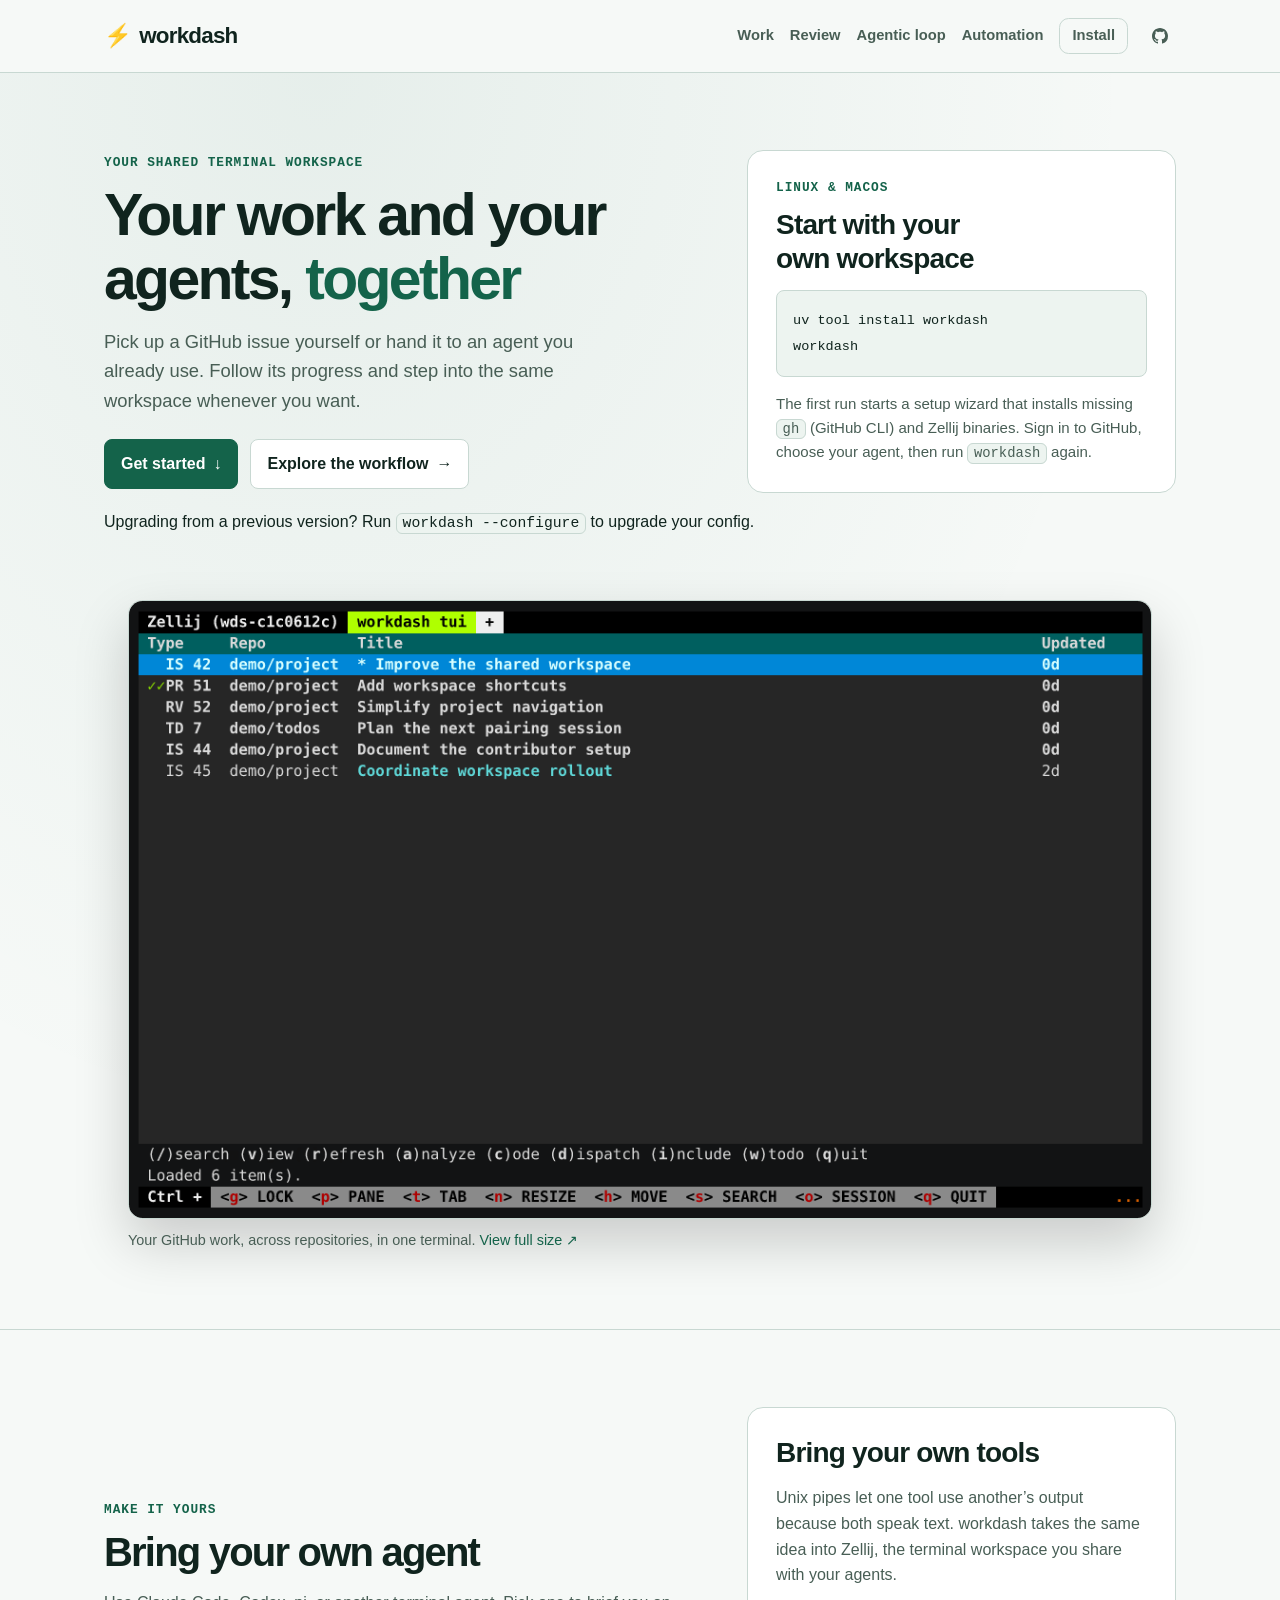
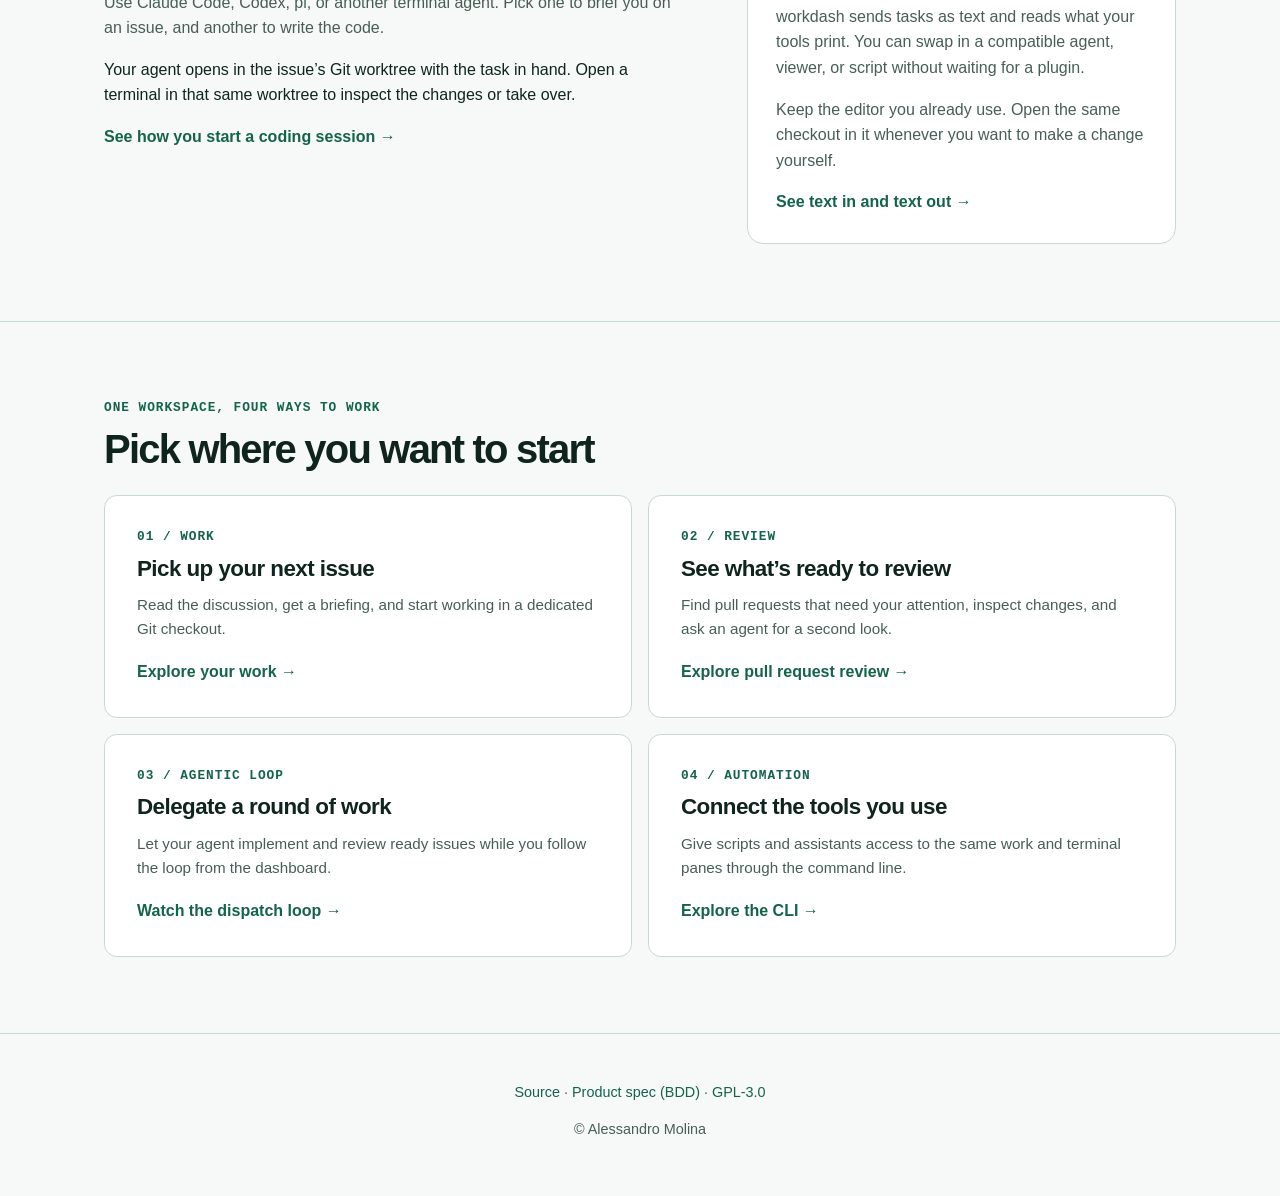
<file: site/index.html>
<!doctype html>
<html lang="en">
  <head>
    <meta charset="utf-8" />
    <meta name="viewport" content="width=device-width, initial-scale=1" />
    <title>workdash — your work and your agents, together</title>
    <meta name="description" content="Coordinate your work and your agents' work in a development environment you own. Share tasks, context, and terminal panes. Keep your choice of tools." />
    <meta property="og:title" content="workdash — your work and your agents, together" />
    <meta property="og:description" content="Coordinate your work and your agents' work in a development environment you own. Share tasks, context, and terminal panes. Keep your choice of tools." />
    <meta property="og:image" content="https://alessandro.molina.fyi/workdash/img/og-card.png" />
    <meta property="og:image:width" content="967" />
    <meta property="og:image:height" content="520" />
    <meta property="og:image:alt" content="workdash dashboard showing GitHub issues and pull requests" />
    <meta property="og:url" content="https://alessandro.molina.fyi/workdash/" />
    <meta property="og:type" content="website" />
    <meta name="twitter:card" content="summary_large_image" />
    <meta name="twitter:title" content="workdash — your work and your agents, together" />
    <meta name="twitter:description" content="Coordinate your work and your agents' work in a development environment you own. Share tasks, context, and terminal panes. Keep your choice of tools." />
    <meta name="twitter:image" content="https://alessandro.molina.fyi/workdash/img/og-card.png" />
    <link rel="icon" href="data:image/svg+xml,%3Csvg xmlns='http://www.w3.org/2000/svg' viewBox='0 0 100 100'%3E%3Ctext y='.9em' font-size='90'%3E%E2%9A%A1%3C/text%3E%3C/svg%3E" />
    <link rel="stylesheet" href="style.css" />
  </head>
  <body>
    <header>
      <div class="container site-nav">
        <a class="brand" href="index.html" aria-current="page"><span class="mark" aria-hidden="true">&#9889;</span> workdash</a>
        <nav aria-label="Main navigation">
          <a href="work.html">Work</a>
          <a href="review.html">Review</a>
          <a href="agentic.html">Agentic loop</a>
          <a href="control.html">Automation</a>
          <a class="install" href="index.html#install">Install</a>
          <a class="github" href="https://github.com/amol-/workdash" aria-label="workdash on GitHub">
            <svg viewBox="0 0 16 16" width="16" height="16" aria-hidden="true" focusable="false"><path fill="currentColor" d="M8 0C3.58 0 0 3.58 0 8c0 3.54 2.29 6.53 5.47 7.59.4.07.55-.17.55-.38 0-.19-.01-.82-.01-1.49-2.01.37-2.53-.49-2.69-.94-.09-.23-.48-.94-.82-1.13-.28-.15-.68-.52-.01-.53.63-.01 1.08.58 1.23.82.72 1.21 1.87.87 2.33.66.07-.52.28-.87.51-1.07-1.78-.2-3.64-.89-3.64-3.95 0-.87.31-1.59.82-2.15-.08-.2-.36-1.02.08-2.12 0 0 .67-.21 2.2.82.64-.18 1.32-.27 2-.27.68 0 1.36.09 2 .27 1.53-1.04 2.2-.82 2.2-.82.44 1.1.16 1.92.08 2.12.51.56.82 1.27.82 2.15 0 3.07-1.87 3.75-3.65 3.95.29.25.54.73.54 1.48 0 1.07-.01 1.93-.01 2.2 0 .21.15.46.55.38A8.013 8.013 0 0 0 16 8c0-4.42-3.58-8-8-8z"/></svg>
          </a>
        </nav>
      </div>
    </header>

    <main>
      <section class="home-hero" aria-labelledby="mission">
        <div class="container">
          <div class="hero-layout">
            <div>
              <p class="eyebrow">Your shared terminal workspace</p>
              <h1 id="mission">Your work and your agents, <em>together</em></h1>
              <p class="tagline">Pick up a GitHub issue yourself or hand it to an agent you already use. Follow its progress and step into the same workspace whenever you want.</p>
              <div class="hero-actions">
                <a class="cta primary" href="#install">Get started <span aria-hidden="true">&darr;</span></a>
                <a class="cta" href="#what">Explore the workflow <span aria-hidden="true">&rarr;</span></a>
              </div>
            </div>
            <div class="quickstart" id="install" aria-labelledby="quickstart-title">
              <p class="eyebrow">Linux &amp; macOS</p>
              <h2 id="quickstart-title">Start with your own workspace</h2>
              <pre><code>uv tool install workdash
workdash</code></pre>
              <p>The first run starts a setup wizard that installs missing <code>gh</code> (GitHub CLI) and Zellij binaries. Sign in to GitHub, choose your agent, then run <code>workdash</code> again.</p>
            </div>
          </div>

          <p>Upgrading from a previous version? Run <code>workdash --configure</code> to upgrade your config.</p>

          <figure class="hero-preview">
            <a href="img/dashboard.gif" aria-label="Open the full-size workdash dashboard screenshot">
              <img src="img/dashboard.gif" alt="The workdash terminal dashboard with issues, pull requests, and todos across repositories" />
            </a>
            <figcaption>Your GitHub work, across repositories, in one terminal. <a href="img/dashboard.gif">View full size &nearr;</a></figcaption>
          </figure>
        </div>
      </section>

      <section id="tools">
        <div class="container tools-layout">
          <div>
            <p class="eyebrow">Make it yours</p>
            <h2>Bring your own agent</h2>
            <p class="lead">Use Claude Code, Codex, pi, or another terminal agent. Pick one to brief you on an issue, and another to write the code.</p>
            <p>Your agent opens in the issue’s Git worktree with the task in hand. Open a terminal in that same worktree to inspect the changes or take over.</p>
            <a class="text-link" href="work.html#code">See how you start a coding session &rarr;</a>
          </div>
          <div class="tools-card">
            <h3>Bring your own tools</h3>
            <p>Unix pipes let one tool use another’s output because both speak text. workdash takes the same idea into Zellij, the terminal workspace you share with your agents.</p>
            <p>workdash sends tasks as text and reads what your tools print. You can swap in a compatible agent, viewer, or script without waiting for a plugin.</p>
            <p>Keep the editor you already use. Open the same checkout in it whenever you want to make a change yourself.</p>
            <a class="text-link" href="control.html#panes">See text in and text out &rarr;</a>
          </div>
        </div>
      </section>

      <section id="what">
        <div class="container">
          <p class="eyebrow">One workspace, four ways to work</p>
          <h2>Pick where you want to start</h2>
          <div class="features topic-grid">
            <a class="feature topic" href="work.html">
              <span class="eyebrow">01 / Work</span>
              <h3>Pick up your next issue</h3>
              <p>Read the discussion, get a briefing, and start working in a dedicated Git checkout.</p>
              <span class="text-link">Explore your work &rarr;</span>
            </a>
            <a class="feature topic" href="review.html">
              <span class="eyebrow">02 / Review</span>
              <h3>See what’s ready to review</h3>
              <p>Find pull requests that need your attention, inspect changes, and ask an agent for a second look.</p>
              <span class="text-link">Explore pull request review &rarr;</span>
            </a>
            <a class="feature topic" href="agentic.html">
              <span class="eyebrow">03 / Agentic loop</span>
              <h3>Delegate a round of work</h3>
              <p>Let your agent implement and review ready issues while you follow the loop from the dashboard.</p>
              <span class="text-link">Watch the dispatch loop &rarr;</span>
            </a>
            <a class="feature topic" href="control.html">
              <span class="eyebrow">04 / Automation</span>
              <h3>Connect the tools you use</h3>
              <p>Give scripts and assistants access to the same work and terminal panes through the command line.</p>
              <span class="text-link">Explore the CLI &rarr;</span>
            </a>
          </div>
        </div>
      </section>
    </main>

    <footer>
      <div class="container">
        <p>
          <a href="https://github.com/amol-/workdash">Source</a>
          &middot;
          <a href="https://github.com/amol-/workdash/blob/main/features/">Product spec (BDD)</a>
          &middot;
          <a href="https://github.com/amol-/workdash/blob/main/LICENSE">GPL-3.0</a>
        </p>
        <p>&copy; Alessandro Molina</p>
      </div>
    </footer>
  </body>
</html>
</file>
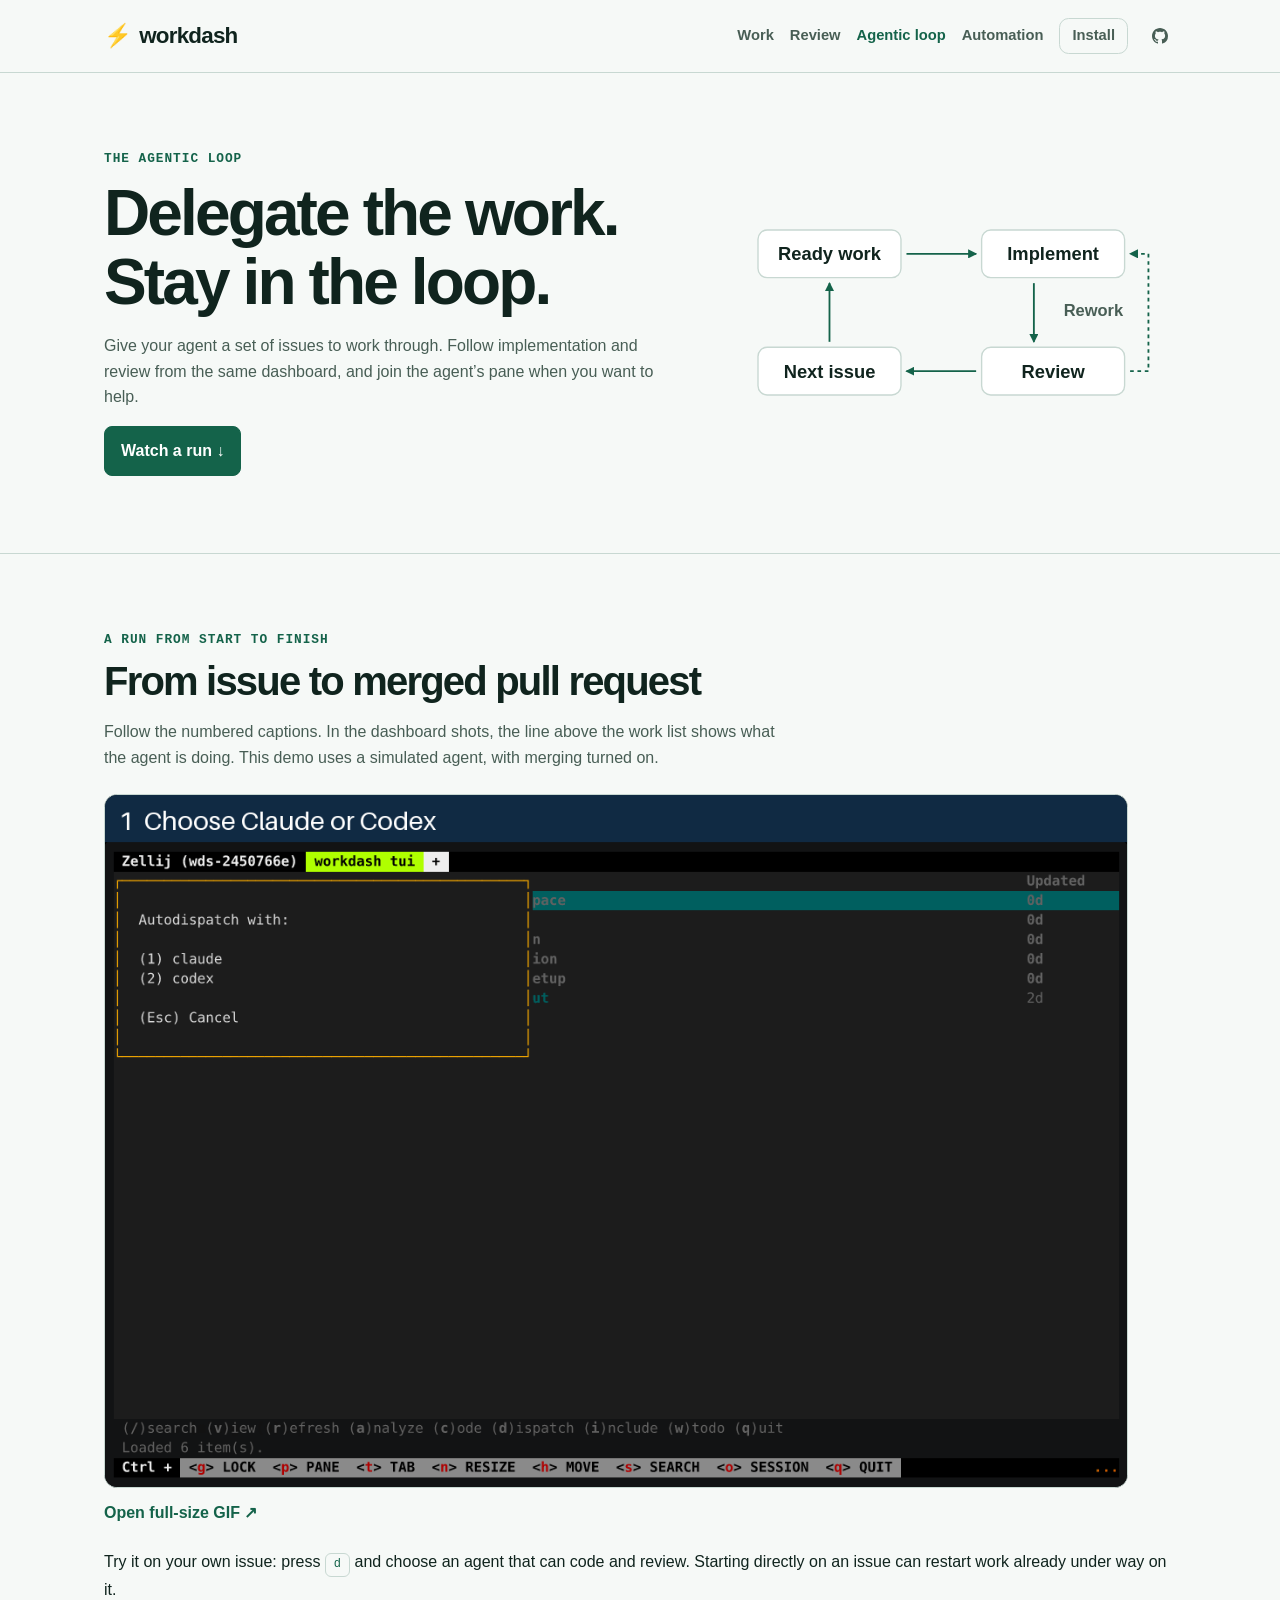
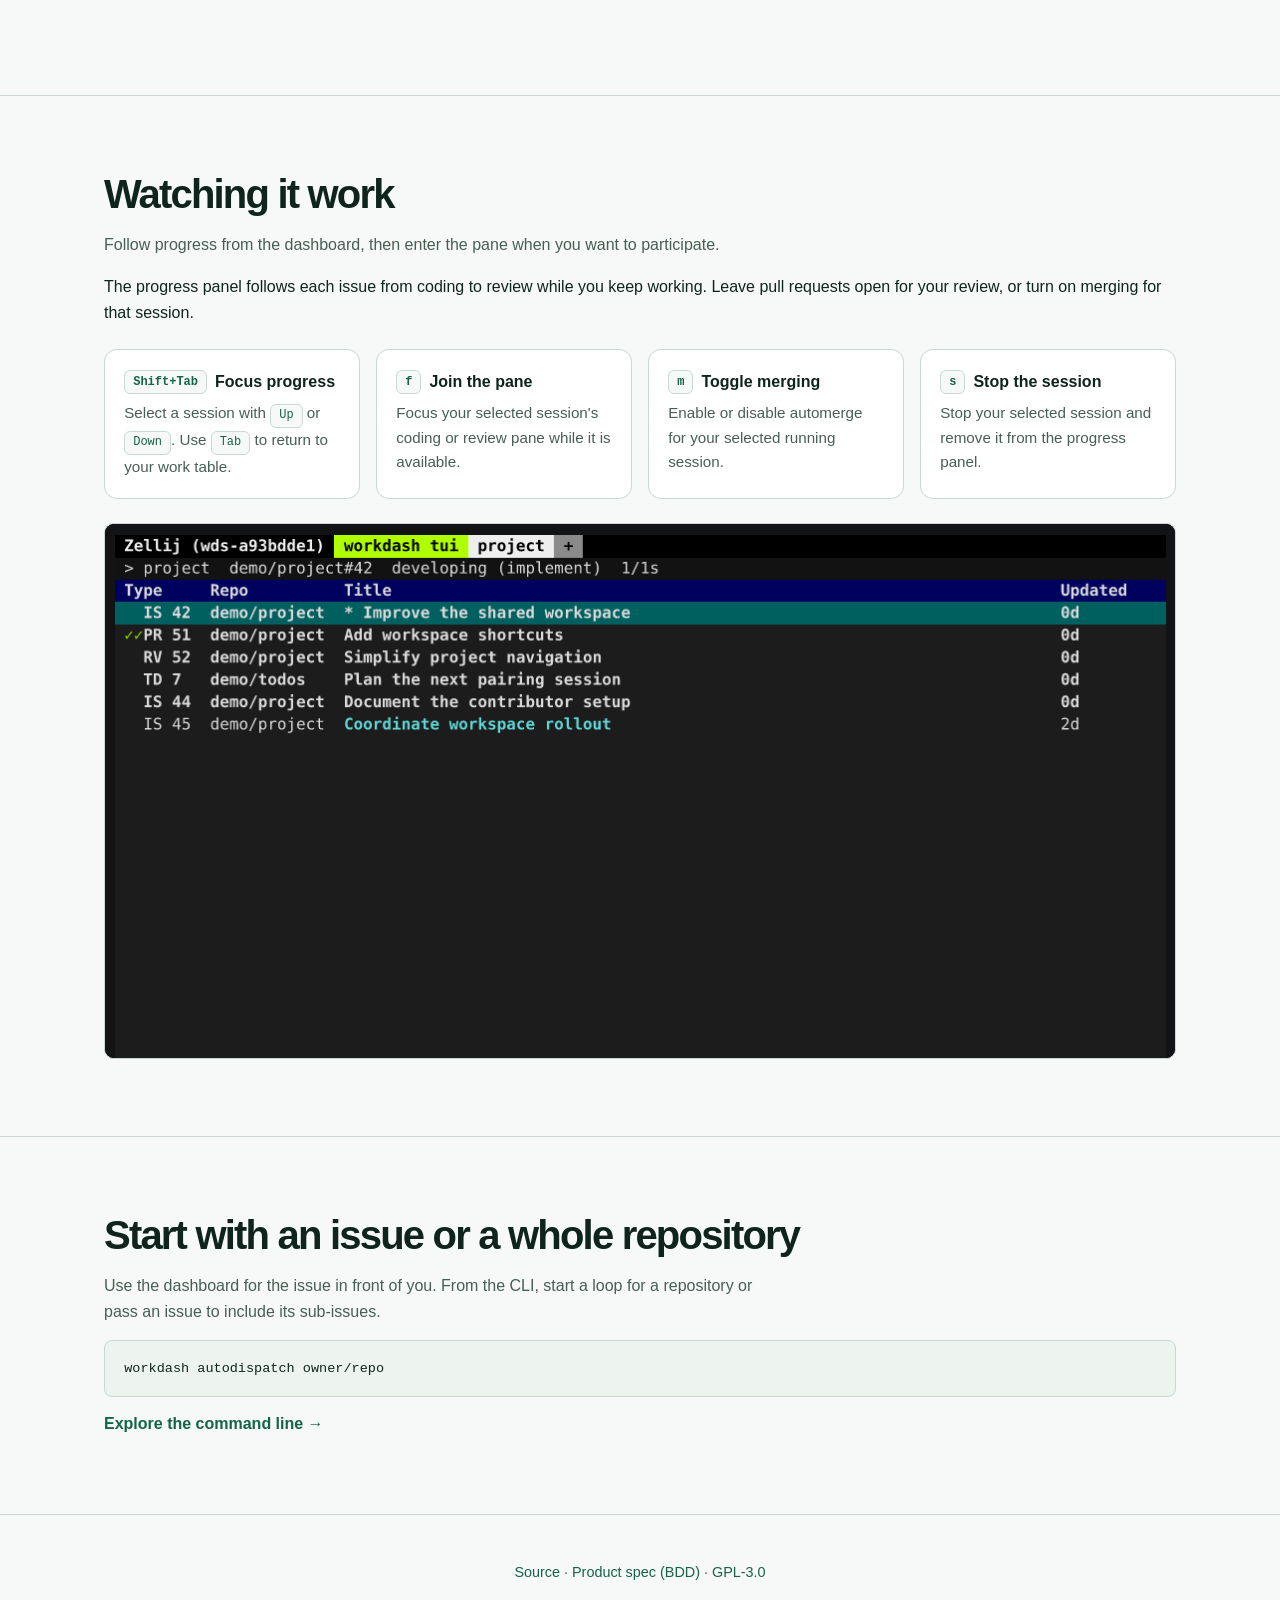
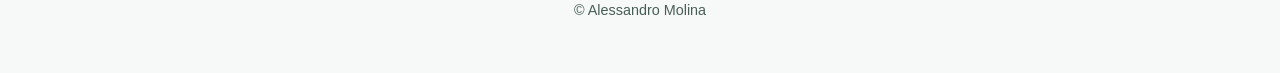
<file: site/agentic.html>
<!doctype html>
<html lang="en">
  <head>
    <meta charset="utf-8" />
    <meta name="viewport" content="width=device-width, initial-scale=1" />
    <title>Supervise your dispatch loop — workdash</title>
    <meta
      name="description"
      content="Delegate ready issues to your agent in a worktree. Supervise implementation, review and optional merging from the dashboard, and join the pane when you need."
    />
    <meta property="og:title" content="Supervise your dispatch loop — workdash" />
    <meta
      property="og:description"
      content="Delegate ready issues to your agent in a worktree. Supervise implementation, review and optional merging from the dashboard, and join the pane when you need."
    />
    <meta property="og:image" content="https://alessandro.molina.fyi/workdash/img/og-card.png" />
    <meta property="og:image:width" content="967" />
    <meta property="og:image:height" content="520" />
    <meta property="og:image:alt" content="workdash dashboard showing GitHub issues and pull requests" />
    <meta property="og:url" content="https://alessandro.molina.fyi/workdash/agentic.html" />
    <meta property="og:type" content="website" />
    <meta name="twitter:card" content="summary_large_image" />
    <meta name="twitter:title" content="Supervise your dispatch loop — workdash" />
    <meta
      name="twitter:description"
      content="Delegate ready issues to your agent in a worktree. Supervise implementation, review and optional merging from the dashboard, and join the pane when you need."
    />
    <meta name="twitter:image" content="https://alessandro.molina.fyi/workdash/img/og-card.png" />
    <link rel="icon" href="data:image/svg+xml,%3Csvg xmlns='http://www.w3.org/2000/svg' viewBox='0 0 100 100'%3E%3Ctext y='.9em' font-size='90'%3E%E2%9A%A1%3C/text%3E%3C/svg%3E" />
    <link rel="stylesheet" href="style.css" />
  </head>
  <body>
    <header>
      <div class="container site-nav">
        <a class="brand" href="index.html"><span class="mark" aria-hidden="true">&#9889;</span> workdash</a>
        <nav aria-label="Main navigation">
          <a href="work.html">Work</a>
          <a href="review.html">Review</a>
          <a href="agentic.html" aria-current="page">Agentic loop</a>
          <a href="control.html">Automation</a>
          <a class="install" href="index.html#install">Install</a>
          <a class="github" href="https://github.com/amol-/workdash" aria-label="workdash on GitHub">
            <svg viewBox="0 0 16 16" width="16" height="16" aria-hidden="true" focusable="false"><path fill="currentColor" d="M8 0C3.58 0 0 3.58 0 8c0 3.54 2.29 6.53 5.47 7.59.4.07.55-.17.55-.38 0-.19-.01-.82-.01-1.49-2.01.37-2.53-.49-2.69-.94-.09-.23-.48-.94-.82-1.13-.28-.15-.68-.52-.01-.53.63-.01 1.08.58 1.23.82.72 1.21 1.87.87 2.33.66.07-.52.28-.87.51-1.07-1.78-.2-3.64-.89-3.64-3.95 0-.87.31-1.59.82-2.15-.08-.2-.36-1.02.08-2.12 0 0 .67-.21 2.2.82.64-.18 1.32-.27 2-.27.68 0 1.36.09 2 .27 1.53-1.04 2.2-.82 2.2-.82.44 1.1.16 1.92.08 2.12.51.56.82 1.27.82 2.15 0 3.07-1.87 3.75-3.65 3.95.29.25.54.73.54 1.48 0 1.07-.01 1.93-.01 2.2 0 .21.15.46.55.38A8.013 8.013 0 0 0 16 8c0-4.42-3.58-8-8-8z"/></svg>
          </a>
        </nav>
      </div>
    </header>

    <main>
    <section id="loop">
      <div class="container">
        <div class="loop-intro">
          <div>
            <p class="eyebrow">The agentic loop</p>
            <h1>Delegate the work. Stay in the loop.</h1>
            <p class="lead">Give your agent a set of issues to work through. Follow implementation and review from the same dashboard, and join the agent’s pane when you want to help.</p>
            <a class="cta primary" href="#demo">Watch a run &darr;</a>
          </div>
          <svg class="loop-diagram" viewBox="0 0 468 204" role="img" aria-labelledby="loop-title loop-description">
            <title id="loop-title">The workdash dispatch loop</title>
            <desc id="loop-description">Ready work goes to implementation, then review. Rework returns to implementation. When work needs no further action, the loop looks for the next ready issue.</desc>
            <defs>
              <marker id="loop-arrow" viewBox="0 0 8 8" refX="7" refY="4" markerWidth="5" markerHeight="5" orient="auto">
                <path d="M0 0l8 4-8 4z" fill="currentColor" />
              </marker>
            </defs>
            <g class="loop-node">
              <rect x="12" y="12" width="156" height="52" rx="10" />
              <rect x="256" y="12" width="156" height="52" rx="10" />
              <rect x="256" y="140" width="156" height="52" rx="10" />
              <rect x="12" y="140" width="156" height="52" rx="10" />
            </g>
            <g class="loop-arrow" marker-end="url(#loop-arrow)">
              <path d="M174 38h76" />
              <path d="M313 70v64" />
              <path d="M250 166h-76" />
              <path d="M90 134V70" />
              <path d="M418 166h20V38h-20" stroke-dasharray="4 4" />
            </g>
            <g class="loop-label">
              <text x="90" y="45">Ready work</text>
              <text x="334" y="45">Implement</text>
              <text x="334" y="173">Review</text>
              <text x="90" y="173">Next issue</text>
              <text x="378" y="106" class="loop-rework">Rework</text>
            </g>
          </svg>
        </div>
      </div>
    </section>

    <section id="demo">
      <div class="container">
        <p class="eyebrow">A run from start to finish</p>
        <h2>From issue to merged pull request</h2>
        <p class="lead">Follow the numbered captions. In the dashboard shots, the line above the work list shows what the agent is doing. This demo uses a simulated agent, with merging turned on.</p>
        <figure class="loop-demo">
          <picture>
            <source media="(prefers-reduced-motion: no-preference)" srcset="img/loop.gif" />
            <img src="img/dashboard-progress.gif" alt="Workdash tracks the selected issue above the work list as the agent implements it, opens a pull request, and moves to review before merging." />
          </picture>
          <figcaption><a class="text-link" href="img/loop.gif">Open full-size GIF &nearr;</a></figcaption>
        </figure>
        <p>Try it on your own issue: press <span class="kbd">d</span> and choose an agent that can code and review. Starting directly on an issue can restart work already under way on it.</p>
      </div>
    </section>

    <section id="watching">
      <div class="container">
        <h2>Watching it work</h2>
        <p class="lead">
          Follow progress from the dashboard, then enter the pane when you want to participate.
        </p>
        <p>
          The progress panel follows each issue from coding to review while you keep working.
          Leave pull requests open for your review, or turn on merging for that session.
        </p>
        <div class="features">
          <div class="feature">
            <h3><span class="kbd">Shift+Tab</span>Focus progress</h3>
            <p>Select a session with <span class="kbd">Up</span> or <span class="kbd">Down</span>. Use <span class="kbd">Tab</span> to return to your work table.</p>
          </div>
          <div class="feature">
            <h3><span class="kbd">f</span>Join the pane</h3>
            <p>Focus your selected session's coding or review pane while it is available.</p>
          </div>
          <div class="feature">
            <h3><span class="kbd">m</span>Toggle merging</h3>
            <p>Enable or disable automerge for your selected running session.</p>
          </div>
          <div class="feature">
            <h3><span class="kbd">s</span>Stop the session</h3>
            <p>Stop your selected session and remove it from the progress panel.</p>
          </div>
        </div>
        <div class="tour-shots">
          <figure class="tour-shot fit-top" data-full="img/dashboard-progress.gif">
            <img
              src="img/dashboard-progress.gif"
              alt="Dashboard progress panel showing the current issue and session progress above the work table"
            />
          </figure>
        </div>
      </div>
    </section>

    <section id="scope">
      <div class="container">
        <h2>Start with an issue or a whole repository</h2>
        <p class="lead">Use the dashboard for the issue in front of you. From the CLI, start a loop for a repository or pass an issue to include its sub-issues.</p>
        <pre><code>workdash autodispatch owner/repo</code></pre>
        <a class="text-link" href="control.html#cli">Explore the command line &rarr;</a>
      </div>
    </section>

    </main>

    <div class="lightbox" id="lightbox" aria-hidden="true">
      <button class="lightbox-close" aria-label="Close">&times;</button>
      <img alt="" />
    </div>

    <footer>
      <div class="container">
        <p>
          <a href="https://github.com/amol-/workdash">Source</a>
          &middot;
          <a href="https://github.com/amol-/workdash/blob/main/features/"
            >Product spec (BDD)</a
          >
          &middot;
          <a href="https://github.com/amol-/workdash/blob/main/LICENSE">GPL-3.0</a>
        </p>
        <p>&copy; Alessandro Molina</p>
      </div>
    </footer>

    <script>
      (function () {
        var lightbox = document.getElementById("lightbox");
        var lightboxImg = lightbox.querySelector("img");
        var closeBtn = lightbox.querySelector(".lightbox-close");

        function open(src, alt) {
          lightboxImg.src = src;
          lightboxImg.alt = alt || "";
          lightbox.classList.add("open");
          lightbox.setAttribute("aria-hidden", "false");
          document.body.style.overflow = "hidden";
        }

        function close() {
          lightbox.classList.remove("open");
          lightbox.setAttribute("aria-hidden", "true");
          lightboxImg.src = "";
          document.body.style.overflow = "";
        }

        document.querySelectorAll(".tour-shot").forEach(function (el) {
          el.addEventListener("click", function () {
            var full = el.getAttribute("data-full");
            var img = el.querySelector("img");
            open(full, img ? img.alt : "");
          });
        });

        lightbox.addEventListener("click", function (e) {
          if (e.target === lightbox || e.target === closeBtn) close();
        });

        document.addEventListener("keydown", function (e) {
          if (e.key === "Escape" && lightbox.classList.contains("open")) close();
        });
      })();
    </script>
  </body>
</html>
</file>
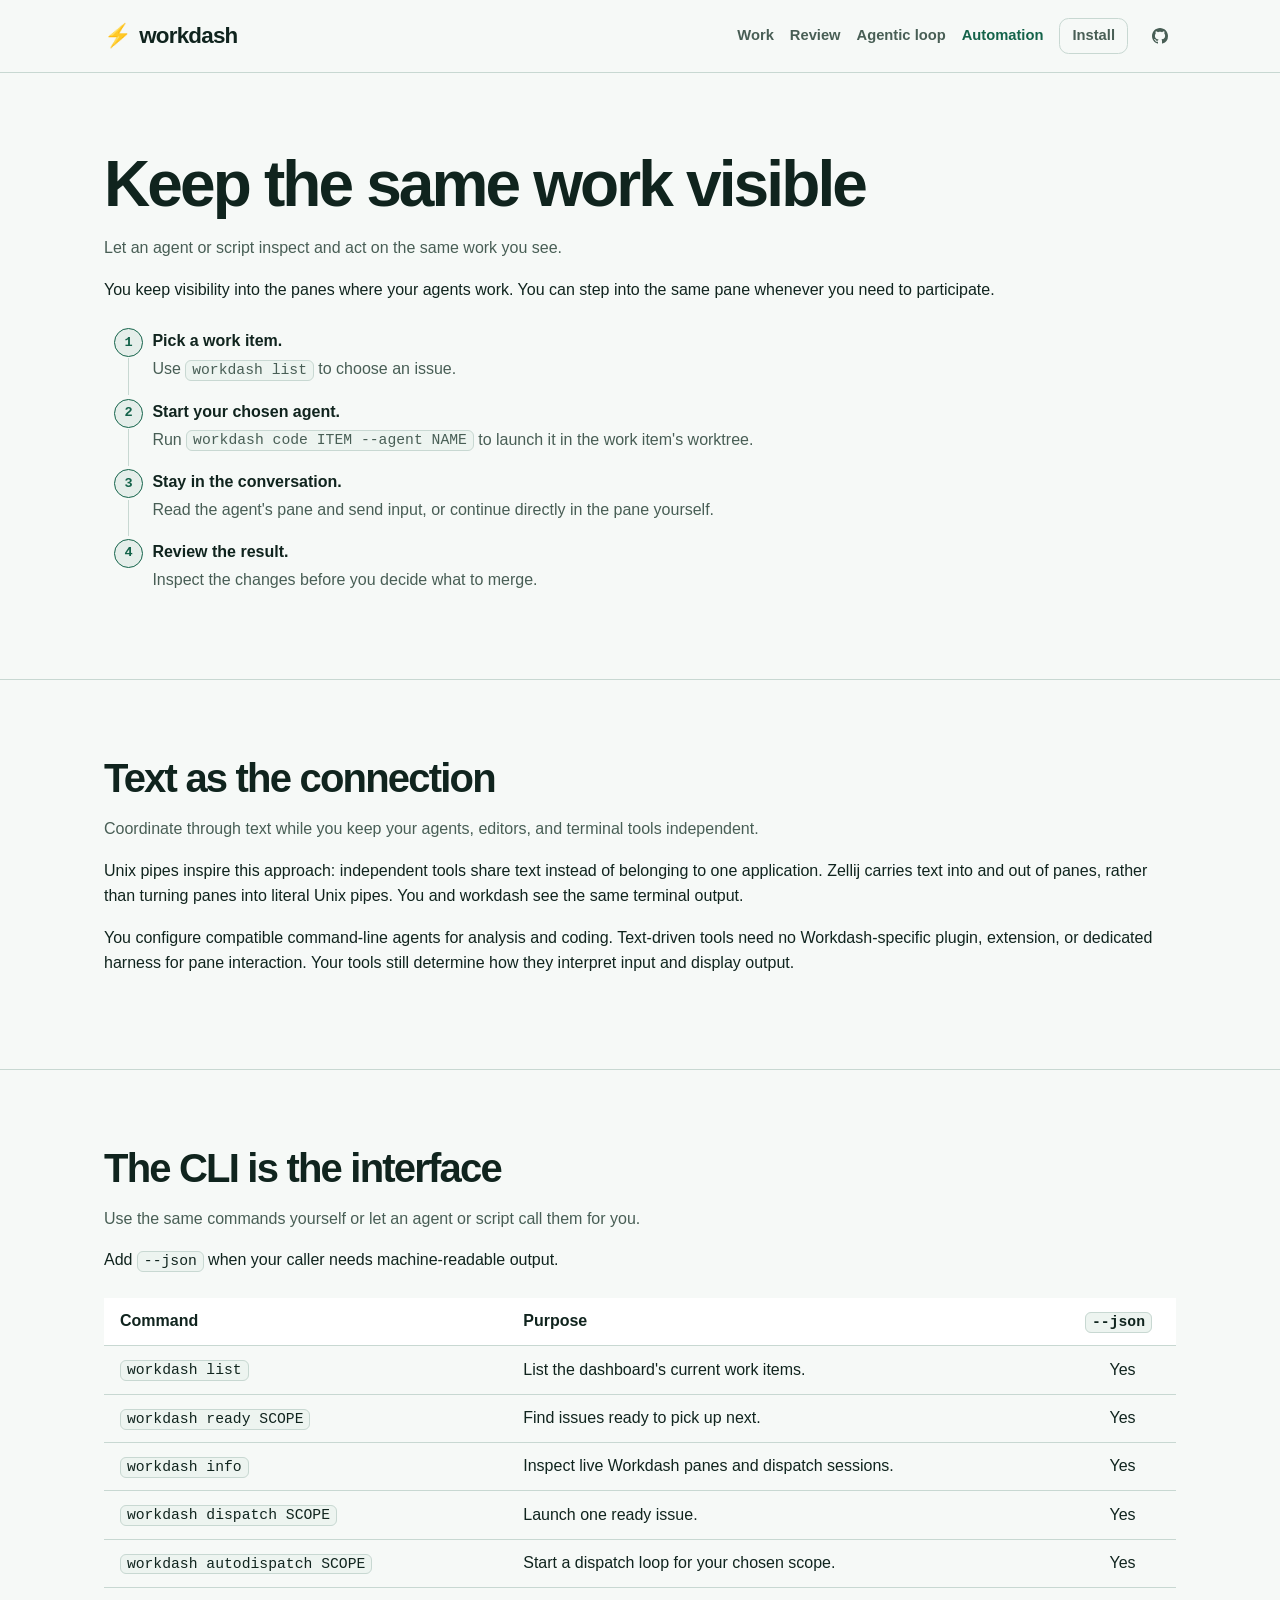
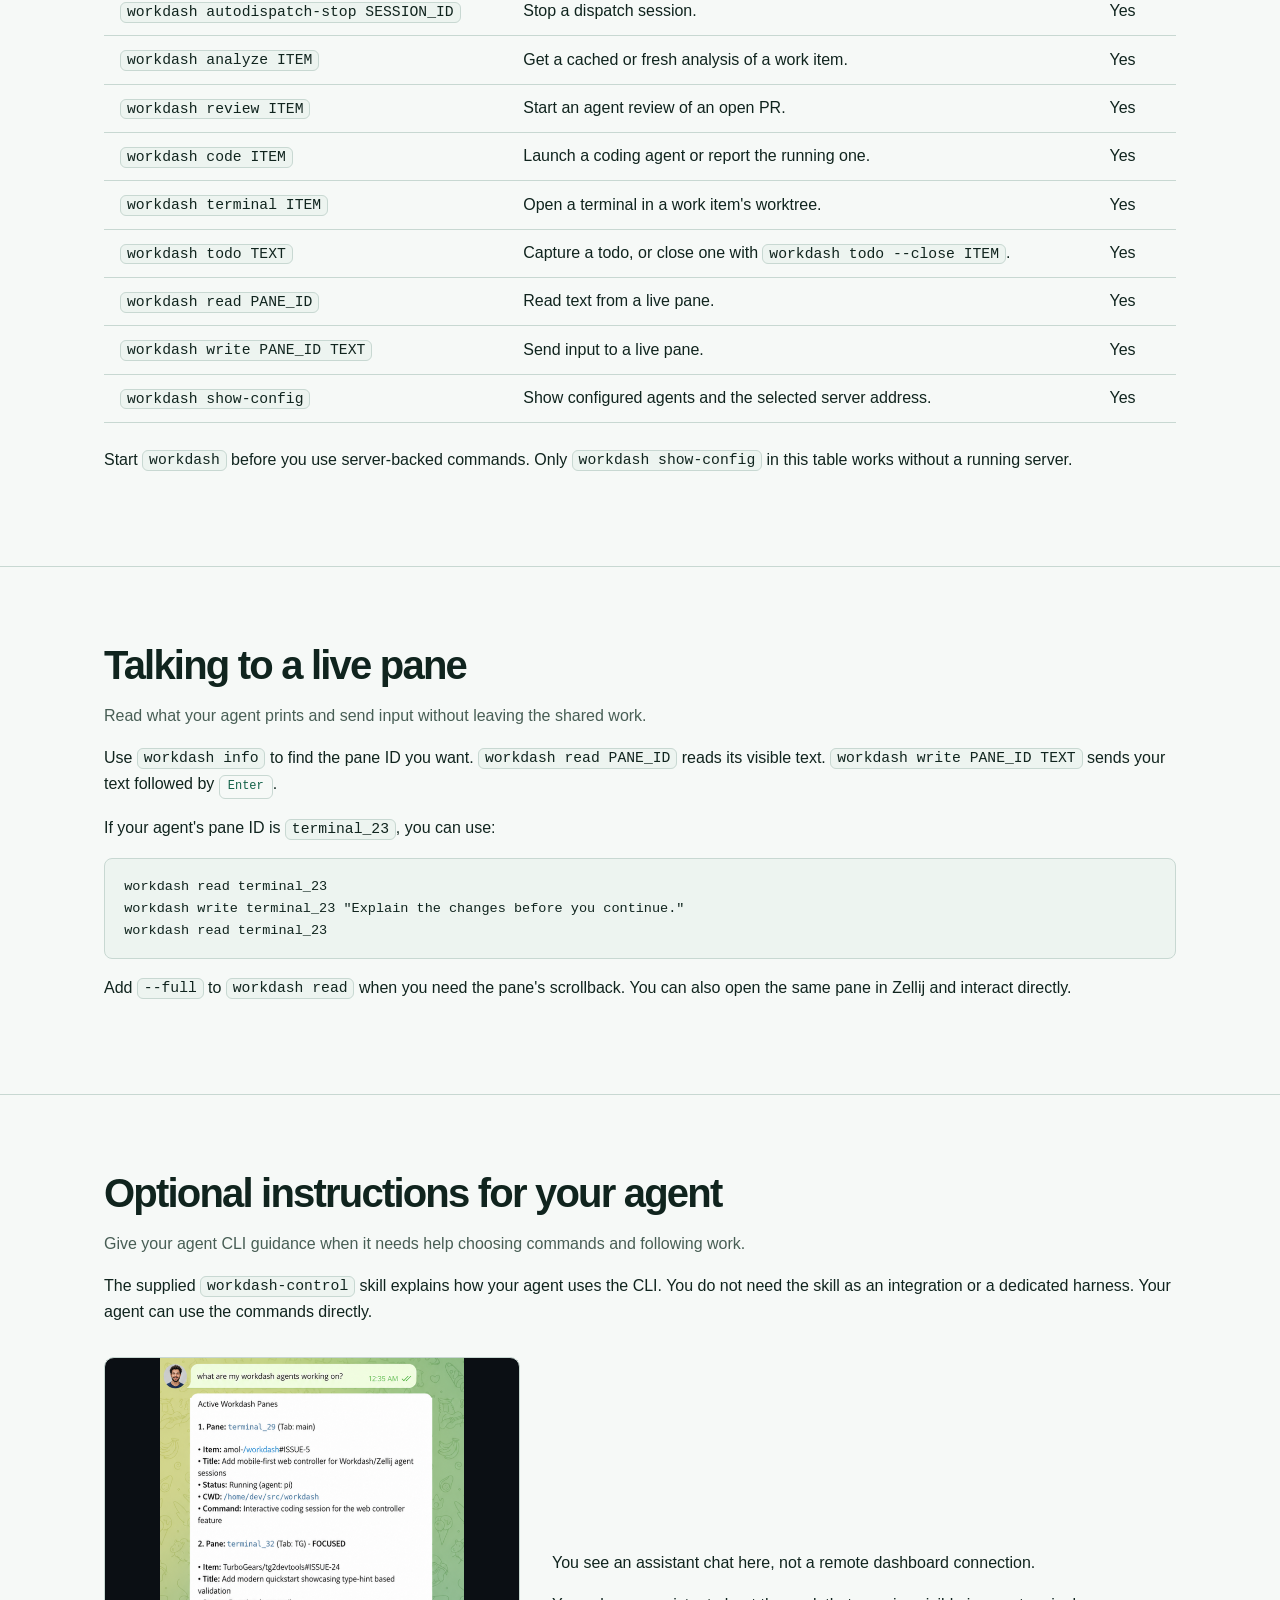
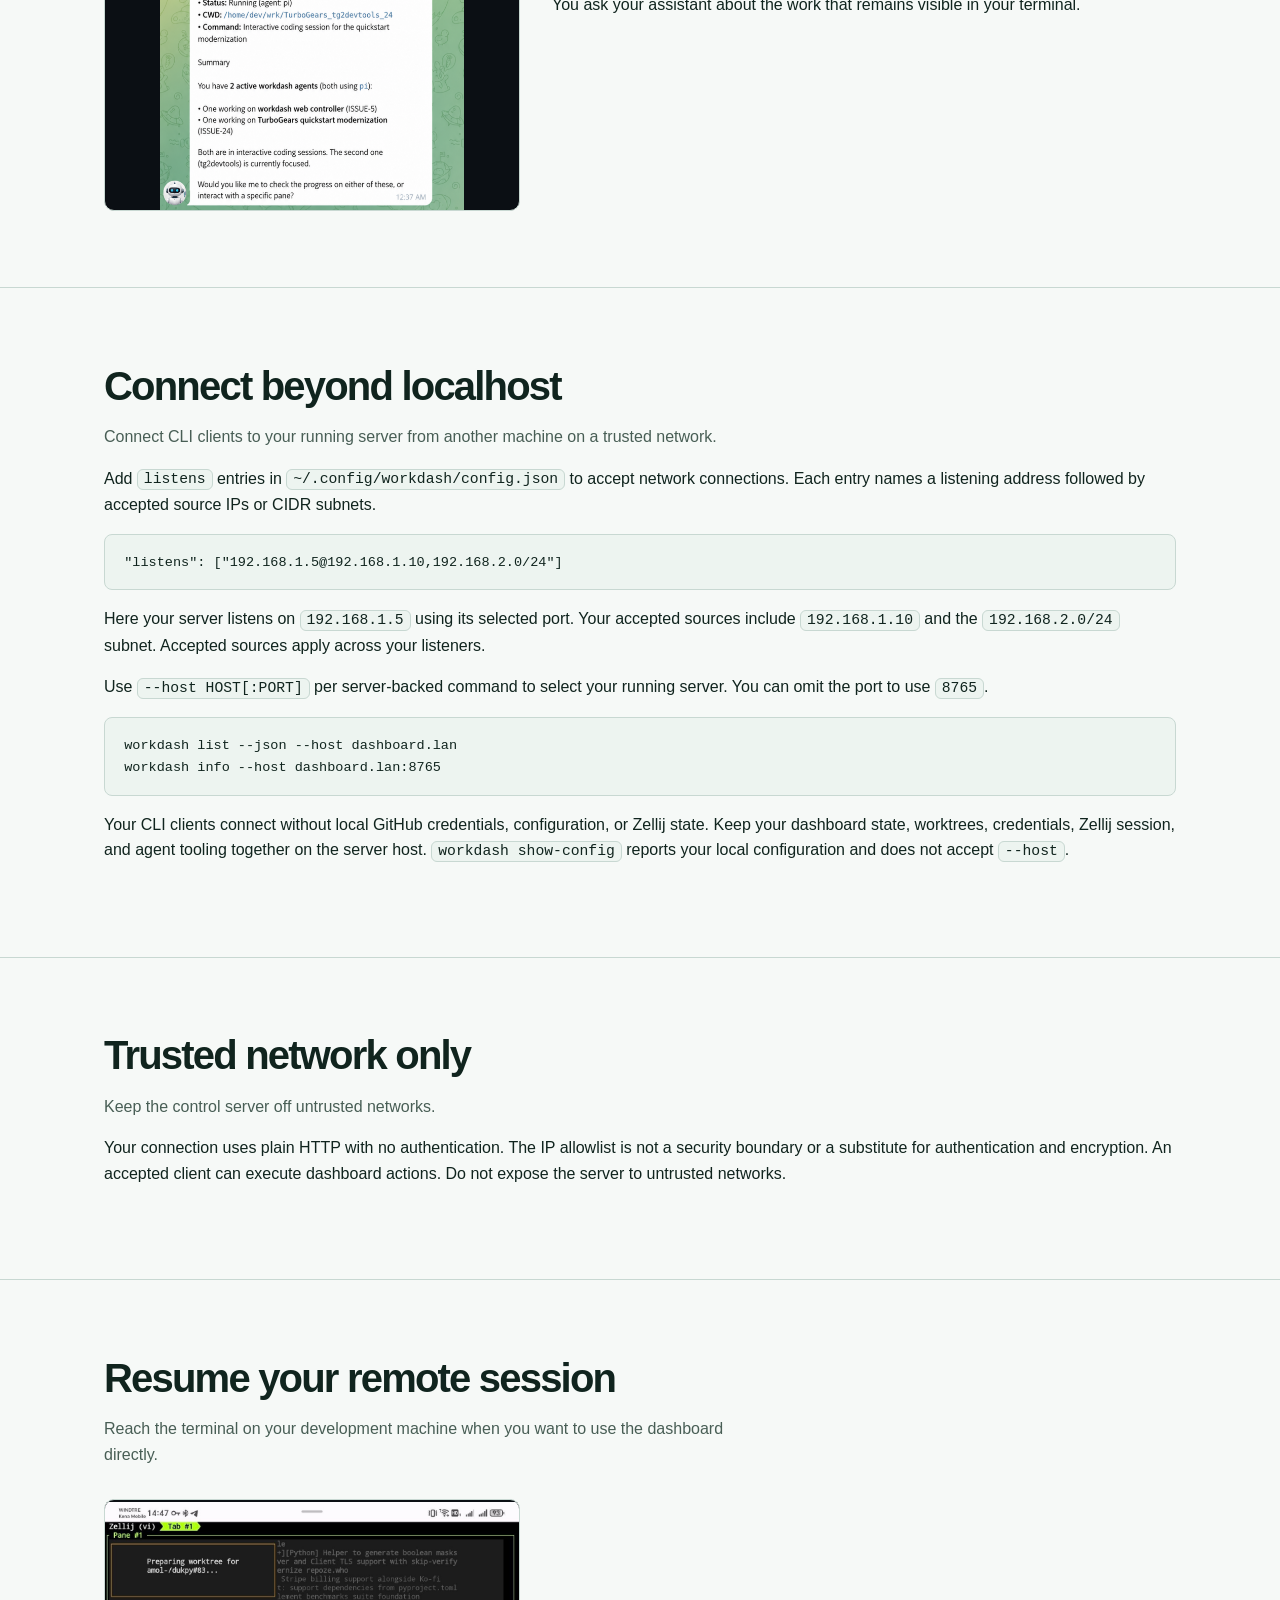
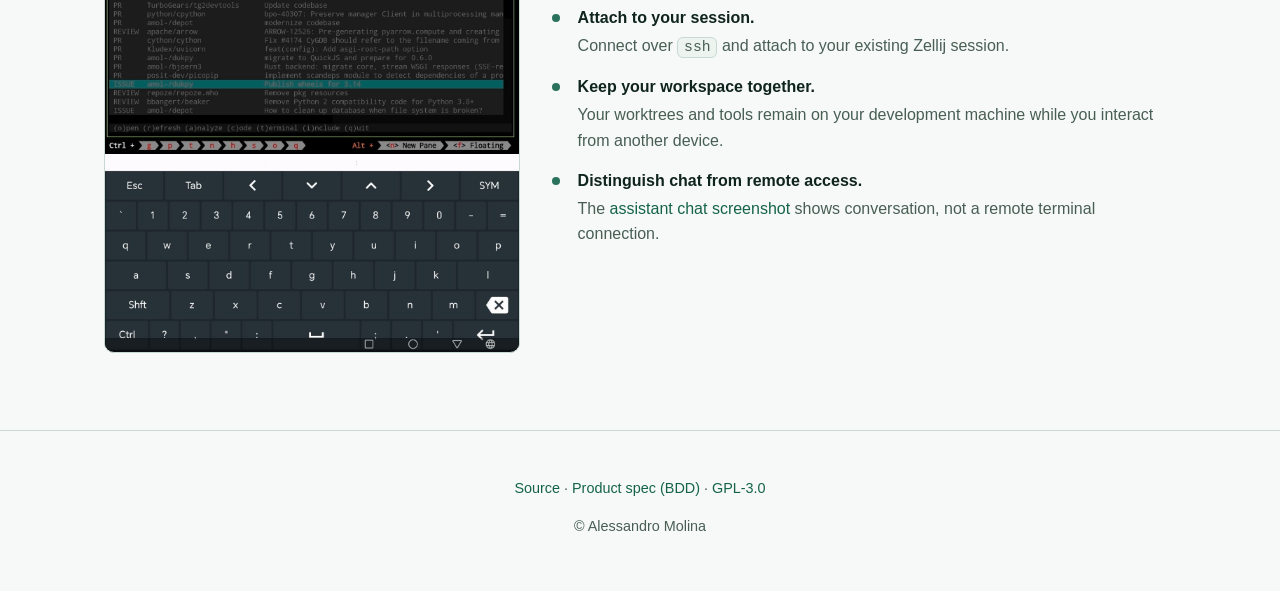
<file: site/control.html>
<!doctype html>
<html lang="en">
  <head>
    <meta charset="utf-8" />
    <meta name="viewport" content="width=device-width, initial-scale=1" />
    <title>Automation through the CLI — workdash</title>
    <meta
      name="description"
      content="Use the workdash CLI to let agents and scripts inspect your work, read live panes, and send input while you keep visibility."
    />
    <meta property="og:title" content="Automation through the CLI — workdash" />
    <meta
      property="og:description"
      content="Use the workdash CLI to let agents and scripts inspect your work, read live panes, and send input while you keep visibility."
    />
    <meta property="og:image" content="https://alessandro.molina.fyi/workdash/img/og-card.png" />
    <meta property="og:image:width" content="967" />
    <meta property="og:image:height" content="520" />
    <meta property="og:image:alt" content="workdash dashboard showing GitHub issues and pull requests" />
    <meta property="og:url" content="https://alessandro.molina.fyi/workdash/control.html" />
    <meta property="og:type" content="website" />
    <meta name="twitter:card" content="summary_large_image" />
    <meta name="twitter:title" content="Automation through the CLI — workdash" />
    <meta
      name="twitter:description"
      content="Use the workdash CLI to let agents and scripts inspect your work, read live panes, and send input while you keep visibility."
    />
    <meta name="twitter:image" content="https://alessandro.molina.fyi/workdash/img/og-card.png" />
    <link rel="icon" href="data:image/svg+xml,%3Csvg xmlns='http://www.w3.org/2000/svg' viewBox='0 0 100 100'%3E%3Ctext y='.9em' font-size='90'%3E%E2%9A%A1%3C/text%3E%3C/svg%3E" />
    <link rel="stylesheet" href="style.css" />
  </head>
  <body>
    <header>
      <div class="container site-nav">
        <a class="brand" href="index.html"><span class="mark" aria-hidden="true">&#9889;</span> workdash</a>
        <nav aria-label="Main navigation">
          <a href="work.html">Work</a>
          <a href="review.html">Review</a>
          <a href="agentic.html">Agentic loop</a>
          <a href="control.html" aria-current="page">Automation</a>
          <a class="install" href="index.html#install">Install</a>
          <a class="github" href="https://github.com/amol-/workdash" aria-label="workdash on GitHub">
            <svg viewBox="0 0 16 16" width="16" height="16" aria-hidden="true" focusable="false"><path fill="currentColor" d="M8 0C3.58 0 0 3.58 0 8c0 3.54 2.29 6.53 5.47 7.59.4.07.55-.17.55-.38 0-.19-.01-.82-.01-1.49-2.01.37-2.53-.49-2.69-.94-.09-.23-.48-.94-.82-1.13-.28-.15-.68-.52-.01-.53.63-.01 1.08.58 1.23.82.72 1.21 1.87.87 2.33.66.07-.52.28-.87.51-1.07-1.78-.2-3.64-.89-3.64-3.95 0-.87.31-1.59.82-2.15-.08-.2-.36-1.02.08-2.12 0 0 .67-.21 2.2.82.64-.18 1.32-.27 2-.27.68 0 1.36.09 2 .27 1.53-1.04 2.2-.82 2.2-.82.44 1.1.16 1.92.08 2.12.51.56.82 1.27.82 2.15 0 3.07-1.87 3.75-3.65 3.95.29.25.54.73.54 1.48 0 1.07-.01 1.93-.01 2.2 0 .21.15.46.55.38A8.013 8.013 0 0 0 16 8c0-4.42-3.58-8-8-8z"/></svg>
          </a>
        </nav>
      </div>
    </header>

    <section id="why">
      <div class="container">
        <h1>Keep the same work visible</h1>
        <p class="lead">Let an agent or script inspect and act on the same work you see.</p>
        <p>
          You keep visibility into the panes where your agents work.
          You can step into the same pane whenever you need to participate.
        </p>
        <ol class="workflow-list">
          <li>
            <strong>Pick a work item.</strong>
            Use <code>workdash list</code> to choose an issue.
          </li>
          <li>
            <strong>Start your chosen agent.</strong>
            Run <code>workdash code ITEM --agent NAME</code> to launch it in the work item's worktree.
          </li>
          <li>
            <strong>Stay in the conversation.</strong>
            Read the agent's pane and send input, or continue directly in the pane yourself.
          </li>
          <li>
            <strong>Review the result.</strong>
            Inspect the changes before you decide what to merge.
          </li>
        </ol>
      </div>
    </section>

    <section id="text">
      <div class="container">
        <h2>Text as the connection</h2>
        <p class="lead">Coordinate through text while you keep your agents, editors, and terminal tools independent.</p>
        <p>
          Unix pipes inspire this approach: independent tools share text instead of belonging to one application.
          Zellij carries text into and out of panes, rather than turning panes into literal Unix pipes.
          You and workdash see the same terminal output.
        </p>
        <p>
          You configure compatible command-line agents for analysis and coding.
          Text-driven tools need no Workdash-specific plugin, extension, or dedicated harness for pane interaction.
          Your tools still determine how they interpret input and display output.
        </p>
      </div>
    </section>

    <section id="cli">
      <div class="container">
        <h2>The CLI is the interface</h2>
        <p class="lead">Use the same commands yourself or let an agent or script call them for you.</p>
        <p>Add <code>--json</code> when your caller needs machine-readable output.</p>
        <table class="command-table">
          <thead>
            <tr><th scope="col">Command</th><th scope="col">Purpose</th><th scope="col"><code>--json</code></th></tr>
          </thead>
          <tbody>
            <tr><td><code>workdash list</code></td><td>List the dashboard's current work items.</td><td>Yes</td></tr>
            <tr><td><code>workdash ready SCOPE</code></td><td>Find issues ready to pick up next.</td><td>Yes</td></tr>
            <tr><td><code>workdash info</code></td><td>Inspect live Workdash panes and dispatch sessions.</td><td>Yes</td></tr>
            <tr><td><code>workdash dispatch SCOPE</code></td><td>Launch one ready issue.</td><td>Yes</td></tr>
            <tr><td><code>workdash autodispatch SCOPE</code></td><td>Start a dispatch loop for your chosen scope.</td><td>Yes</td></tr>
            <tr><td><code>workdash autodispatch-stop SESSION_ID</code></td><td>Stop a dispatch session.</td><td>Yes</td></tr>
            <tr><td><code>workdash analyze ITEM</code></td><td>Get a cached or fresh analysis of a work item.</td><td>Yes</td></tr>
            <tr><td><code>workdash review ITEM</code></td><td>Start an agent review of an open PR.</td><td>Yes</td></tr>
            <tr><td><code>workdash code ITEM</code></td><td>Launch a coding agent or report the running one.</td><td>Yes</td></tr>
            <tr><td><code>workdash terminal ITEM</code></td><td>Open a terminal in a work item's worktree.</td><td>Yes</td></tr>
            <tr><td><code>workdash todo TEXT</code></td><td>Capture a todo, or close one with <code>workdash todo --close ITEM</code>.</td><td>Yes</td></tr>
            <tr><td><code>workdash read PANE_ID</code></td><td>Read text from a live pane.</td><td>Yes</td></tr>
            <tr><td><code>workdash write PANE_ID TEXT</code></td><td>Send input to a live pane.</td><td>Yes</td></tr>
            <tr><td><code>workdash show-config</code></td><td>Show configured agents and the selected server address.</td><td>Yes</td></tr>
          </tbody>
        </table>
        <p>
          Start <code>workdash</code> before you use server-backed commands.
          Only <code>workdash show-config</code> in this table works without a running server.
        </p>
      </div>
    </section>

    <section id="panes">
      <div class="container">
        <h2>Talking to a live pane</h2>
        <p class="lead">Read what your agent prints and send input without leaving the shared work.</p>
        <p>
          Use <code>workdash info</code> to find the pane ID you want.
          <code>workdash read PANE_ID</code> reads its visible text.
          <code>workdash write PANE_ID TEXT</code> sends your text followed by <span class="kbd">Enter</span>.
        </p>
        <p>If your agent's pane ID is <code>terminal_23</code>, you can use:</p>
        <pre><code>workdash read terminal_23
workdash write terminal_23 "Explain the changes before you continue."
workdash read terminal_23</code></pre>
        <p>
          Add <code>--full</code> to <code>workdash read</code> when you need the pane's scrollback.
          You can also open the same pane in Zellij and interact directly.
        </p>
      </div>
    </section>

    <section id="skill">
      <div class="container">
        <h2>Optional instructions for your agent</h2>
        <p class="lead">Give your agent CLI guidance when it needs help choosing commands and following work.</p>
        <p>
          The supplied <code>workdash-control</code> skill explains how your agent uses the CLI.
          You do not need the skill as an integration or a dedicated harness.
          Your agent can use the commands directly.
        </p>
        <div class="remote-access">
          <figure class="tour-shot" data-full="img/chat-session.png">
            <img
              src="img/chat-session.png"
              alt="An assistant chat about work coordinated through the workdash CLI"
            />
          </figure>
          <div class="tour-text">
            <p>You see an assistant chat here, not a remote dashboard connection.</p>
            <p>You ask your assistant about the work that remains visible in your terminal.</p>
          </div>
        </div>
      </div>
    </section>

    <section id="network">
      <div class="container">
        <h2>Connect beyond localhost</h2>
        <p class="lead">Connect CLI clients to your running server from another machine on a trusted network.</p>
        <p>
          Add <code>listens</code> entries in <code>~/.config/workdash/config.json</code> to accept network connections.
          Each entry names a listening address followed by accepted source IPs or CIDR subnets.
        </p>
        <pre><code>"listens": ["192.168.1.5@192.168.1.10,192.168.2.0/24"]</code></pre>
        <p>
          Here your server listens on <code>192.168.1.5</code> using its selected port.
          Your accepted sources include <code>192.168.1.10</code> and the <code>192.168.2.0/24</code> subnet.
          Accepted sources apply across your listeners.
        </p>
        <p>
          Use <code>--host HOST[:PORT]</code> per server-backed command to select your running server.
          You can omit the port to use <code>8765</code>.
        </p>
        <pre><code>workdash list --json --host dashboard.lan
workdash info --host dashboard.lan:8765</code></pre>
        <p>
          Your CLI clients connect without local GitHub credentials, configuration, or Zellij state.
          Keep your dashboard state, worktrees, credentials, Zellij session, and agent tooling together on the server host.
          <code>workdash show-config</code> reports your local configuration and does not accept <code>--host</code>.
        </p>
      </div>
    </section>

    <section id="trust">
      <div class="container">
        <h2>Trusted network only</h2>
        <p class="lead">Keep the control server off untrusted networks.</p>
        <p>
          Your connection uses plain HTTP with no authentication.
          The IP allowlist is not a security boundary or a substitute for authentication and encryption.
          An accepted client can execute dashboard actions.
          Do not expose the server to untrusted networks.
        </p>
      </div>
    </section>

    <section id="remote">
      <div class="container">
        <h2>Resume your remote session</h2>
        <p class="lead">Reach the terminal on your development machine when you want to use the dashboard directly.</p>
        <div class="remote-access">
          <figure class="tour-shot" data-full="img/remote.jpg">
            <img
              src="img/remote.jpg"
              alt="The workdash dashboard in a remote terminal session on a phone"
            />
          </figure>
          <div class="tour-text">
            <ul class="benefit-list">
              <li>
                <strong>Attach to your session.</strong>
                Connect over <code>ssh</code> and attach to your existing Zellij session.
              </li>
              <li>
                <strong>Keep your workspace together.</strong>
                Your worktrees and tools remain on your development machine while you interact from another device.
              </li>
              <li>
                <strong>Distinguish chat from remote access.</strong>
                The <a href="img/chat-session.png">assistant chat screenshot</a> shows conversation, not a remote terminal connection.
              </li>
            </ul>
          </div>
        </div>
      </div>
    </section>

    <div class="lightbox" id="lightbox" aria-hidden="true">
      <button class="lightbox-close" aria-label="Close">&times;</button>
      <img alt="" />
    </div>

    <footer>
      <div class="container">
        <p>
          <a href="https://github.com/amol-/workdash">Source</a>
          &middot;
          <a href="https://github.com/amol-/workdash/blob/main/features/"
            >Product spec (BDD)</a
          >
          &middot;
          <a href="https://github.com/amol-/workdash/blob/main/LICENSE">GPL-3.0</a>
        </p>
        <p>&copy; Alessandro Molina</p>
      </div>
    </footer>

    <script>
      (function () {
        var lightbox = document.getElementById("lightbox");
        var lightboxImg = lightbox.querySelector("img");
        var closeBtn = lightbox.querySelector(".lightbox-close");

        function open(src, alt) {
          lightboxImg.src = src;
          lightboxImg.alt = alt || "";
          lightbox.classList.add("open");
          lightbox.setAttribute("aria-hidden", "false");
          document.body.style.overflow = "hidden";
        }

        function close() {
          lightbox.classList.remove("open");
          lightbox.setAttribute("aria-hidden", "true");
          lightboxImg.src = "";
          document.body.style.overflow = "";
        }

        document.querySelectorAll(".tour-shot").forEach(function (el) {
          el.addEventListener("click", function () {
            var full = el.getAttribute("data-full");
            var img = el.querySelector("img");
            open(full, img ? img.alt : "");
          });
        });

        lightbox.addEventListener("click", function (e) {
          if (e.target === lightbox || e.target === closeBtn) close();
        });

        document.addEventListener("keydown", function (e) {
          if (e.key === "Escape" && lightbox.classList.contains("open")) close();
        });
      })();
    </script>
  </body>
</html>
</file>
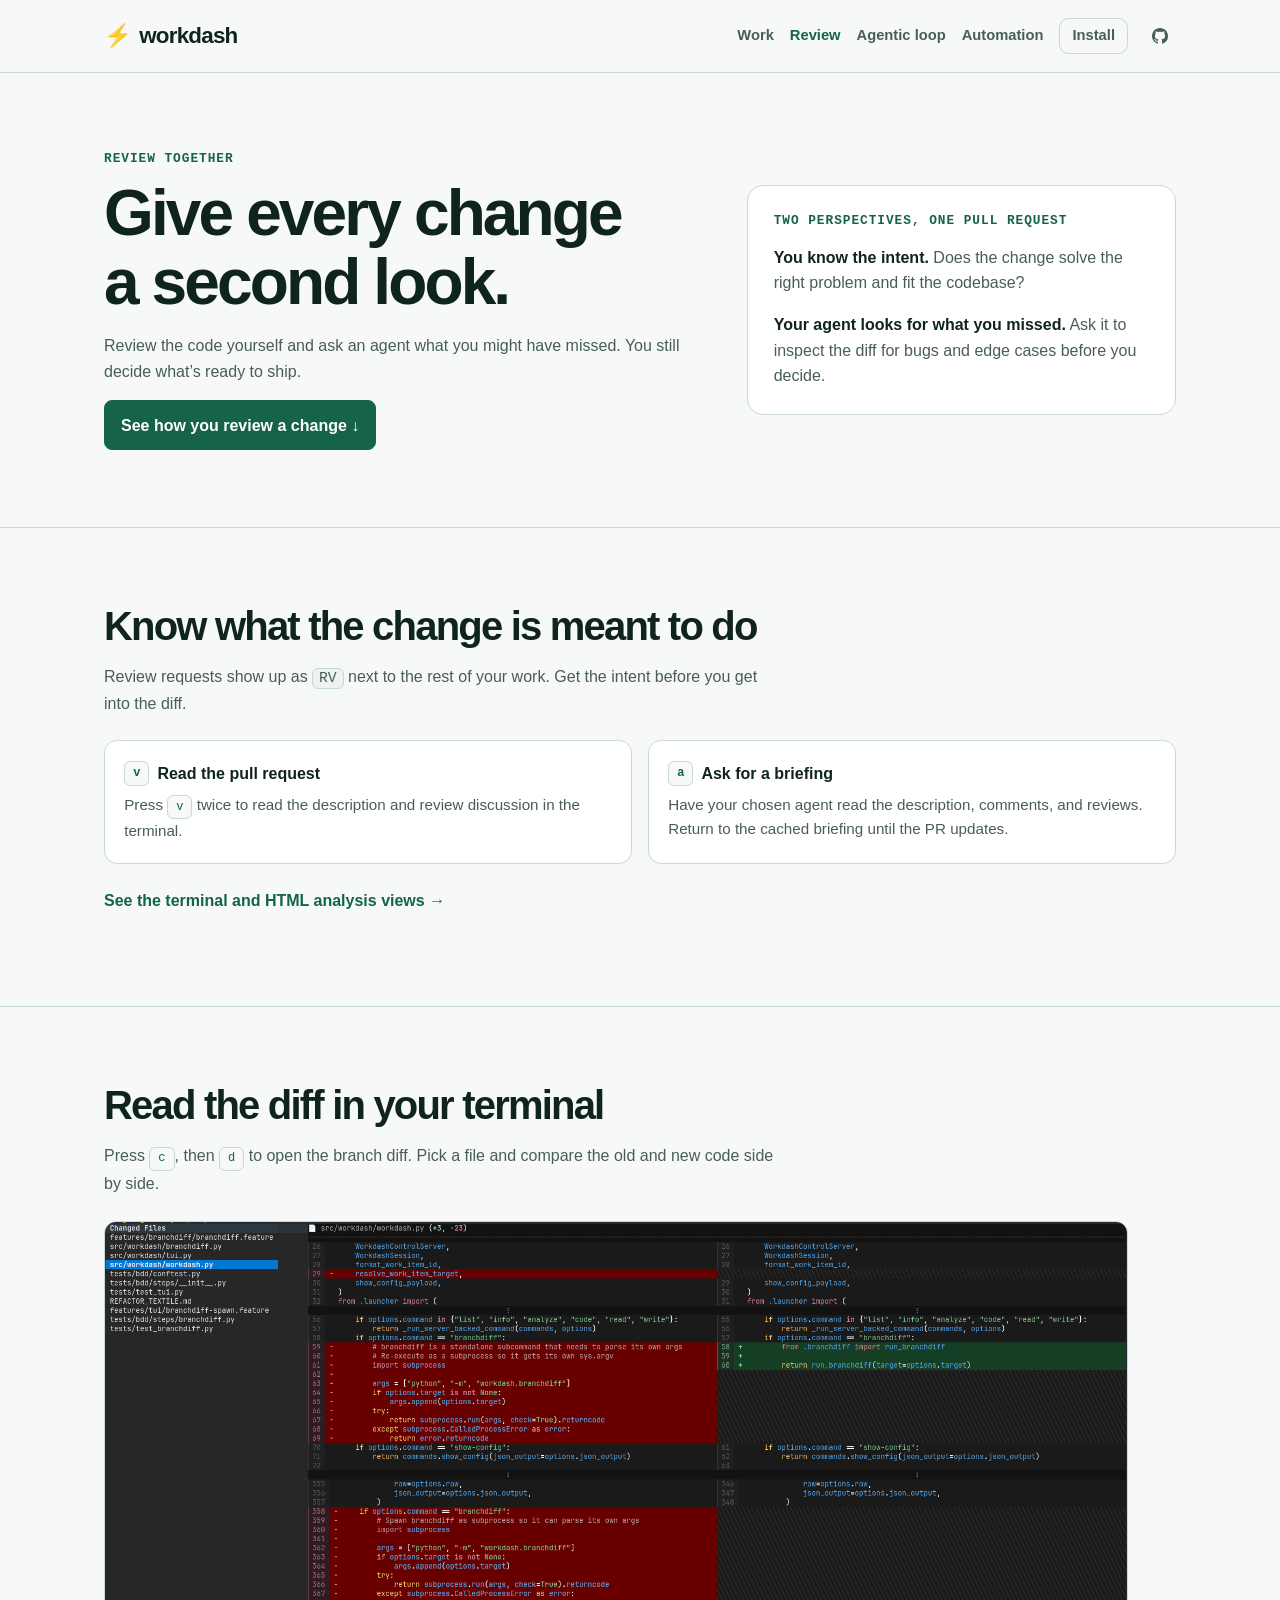
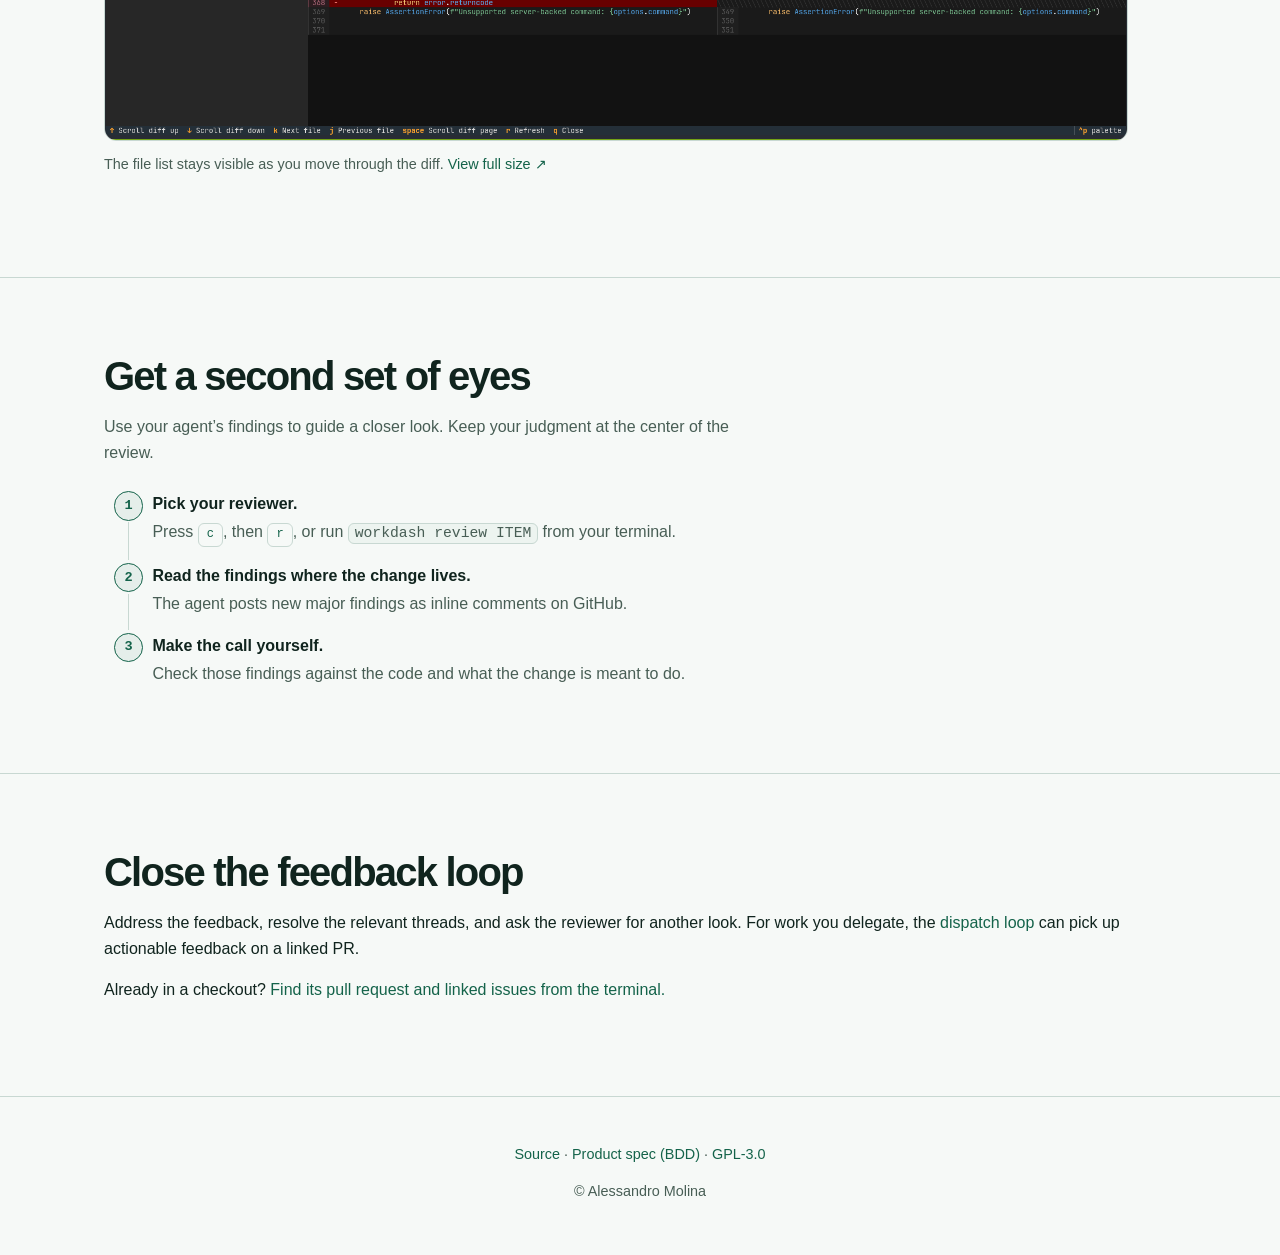
<file: site/review.html>
<!doctype html>
<html lang="en">
  <head>
    <meta charset="utf-8" />
    <meta name="viewport" content="width=device-width, initial-scale=1" />
    <title>Review pull requests together — workdash</title>
    <meta
      name="description"
      content="Find your review requests, understand the change, and inspect an agent's findings before you decide."
    />
    <meta property="og:title" content="Review pull requests together — workdash" />
    <meta
      property="og:description"
      content="Find your review requests, understand the change, and inspect an agent's findings before you decide."
    />
    <meta property="og:image" content="https://alessandro.molina.fyi/workdash/img/og-card.png" />
    <meta property="og:image:width" content="967" />
    <meta property="og:image:height" content="520" />
    <meta property="og:image:alt" content="workdash dashboard showing GitHub issues and pull requests" />
    <meta property="og:url" content="https://alessandro.molina.fyi/workdash/review.html" />
    <meta property="og:type" content="website" />
    <meta name="twitter:card" content="summary_large_image" />
    <meta name="twitter:title" content="Review pull requests together — workdash" />
    <meta
      name="twitter:description"
      content="Find your review requests, understand the change, and inspect an agent's findings before you decide."
    />
    <meta name="twitter:image" content="https://alessandro.molina.fyi/workdash/img/og-card.png" />
    <link rel="icon" href="data:image/svg+xml,%3Csvg xmlns='http://www.w3.org/2000/svg' viewBox='0 0 100 100'%3E%3Ctext y='.9em' font-size='90'%3E%E2%9A%A1%3C/text%3E%3C/svg%3E" />
    <link rel="stylesheet" href="style.css" />
  </head>
  <body>
    <header>
      <div class="container site-nav">
        <a class="brand" href="index.html"><span class="mark" aria-hidden="true">&#9889;</span> workdash</a>
        <nav aria-label="Main navigation">
          <a href="work.html">Work</a>
          <a href="review.html" aria-current="page">Review</a>
          <a href="agentic.html">Agentic loop</a>
          <a href="control.html">Automation</a>
          <a class="install" href="index.html#install">Install</a>
          <a class="github" href="https://github.com/amol-/workdash" aria-label="workdash on GitHub">
            <svg viewBox="0 0 16 16" width="16" height="16" aria-hidden="true" focusable="false"><path fill="currentColor" d="M8 0C3.58 0 0 3.58 0 8c0 3.54 2.29 6.53 5.47 7.59.4.07.55-.17.55-.38 0-.19-.01-.82-.01-1.49-2.01.37-2.53-.49-2.69-.94-.09-.23-.48-.94-.82-1.13-.28-.15-.68-.52-.01-.53.63-.01 1.08.58 1.23.82.72 1.21 1.87.87 2.33.66.07-.52.28-.87.51-1.07-1.78-.2-3.64-.89-3.64-3.95 0-.87.31-1.59.82-2.15-.08-.2-.36-1.02.08-2.12 0 0 .67-.21 2.2.82.64-.18 1.32-.27 2-.27.68 0 1.36.09 2 .27 1.53-1.04 2.2-.82 2.2-.82.44 1.1.16 1.92.08 2.12.51.56.82 1.27.82 2.15 0 3.07-1.87 3.75-3.65 3.95.29.25.54.73.54 1.48 0 1.07-.01 1.93-.01 2.2 0 .21.15.46.55.38A8.013 8.013 0 0 0 16 8c0-4.42-3.58-8-8-8z"/></svg>
          </a>
        </nav>
      </div>
    </header>

    <main>
    <section id="review">
      <div class="container loop-intro">
        <div>
          <p class="eyebrow">Review together</p>
          <h1>Give every change a second look.</h1>
          <p class="lead">Review the code yourself and ask an agent what you might have missed. You still decide what’s ready to ship.</p>
          <a class="cta primary" href="#changes">See how you review a change &darr;</a>
        </div>
        <div class="intro-map" aria-label="Two perspectives on one change">
          <h2 class="eyebrow">Two perspectives, one pull request</h2>
          <p><strong>You know the intent.</strong> Does the change solve the right problem and fit the codebase?</p>
          <p><strong>Your agent looks for what you missed.</strong> Ask it to inspect the diff for bugs and edge cases before you decide.</p>
        </div>
      </div>
    </section>

    <section id="analyze">
      <div class="container">
        <h2>Know what the change is meant to do</h2>
        <p class="lead">Review requests show up as <code>RV</code> next to the rest of your work. Get the intent before you get into the diff.</p>
        <div class="features">
          <article class="feature">
            <h3><span class="kbd">v</span> Read the pull request</h3>
            <p>Press <span class="kbd">v</span> twice to read the description and review discussion in the terminal.</p>
          </article>
          <article class="feature">
            <h3><span class="kbd">a</span> Ask for a briefing</h3>
            <p>Have your chosen agent read the description, comments, and reviews. Return to the cached briefing until the PR updates.</p>
          </article>
        </div>
        <p><a class="text-link" href="work.html#analyze">See the terminal and HTML analysis views &rarr;</a></p>
      </div>
    </section>

    <section id="changes">
      <div class="container">
        <h2>Read the diff in your terminal</h2>
        <p class="lead">Press <span class="kbd">c</span>, then <span class="kbd">d</span> to open the branch diff. Pick a file and compare the old and new code side by side.</p>
        <figure class="detail-shot">
          <a href="img/branch-diff.png"><img src="img/branch-diff.png" alt="Full-width branch diff showing a changed-file list and code before and after the change" loading="lazy" /></a>
          <figcaption>The file list stays visible as you move through the diff. <a href="img/branch-diff.png">View full size &nearr;</a></figcaption>
        </figure>
      </div>
    </section>

    <section id="agent-review">
      <div class="container">
        <h2>Get a second set of eyes</h2>
        <p class="lead">Use your agent’s findings to guide a closer look. Keep your judgment at the center of the review.</p>
        <ol class="workflow-list">
          <li><strong>Pick your reviewer.</strong> Press <span class="kbd">c</span>, then <span class="kbd">r</span>, or run <code>workdash review ITEM</code> from your terminal.</li>
          <li><strong>Read the findings where the change lives.</strong> The agent posts new major findings as inline comments on GitHub.</li>
          <li><strong>Make the call yourself.</strong> Check those findings against the code and what the change is meant to do.</li>
        </ol>
      </div>
    </section>

    <section id="re-review">
      <div class="container">
        <h2>Close the feedback loop</h2>
        <p>Address the feedback, resolve the relevant threads, and ask the reviewer for another look. For work you delegate, the <a href="agentic.html">dispatch loop</a> can pick up actionable feedback on a linked PR.</p>
        <p id="branchinfo">Already in a checkout? <a href="work.html#branchinfo">Find its pull request and linked issues from the terminal.</a></p>
      </div>
    </section>

    </main>

    <footer>
      <div class="container">
        <p>
          <a href="https://github.com/amol-/workdash">Source</a>
          &middot;
          <a href="https://github.com/amol-/workdash/blob/main/features/"
            >Product spec (BDD)</a
          >
          &middot;
          <a href="https://github.com/amol-/workdash/blob/main/LICENSE">GPL-3.0</a>
        </p>
        <p>&copy; Alessandro Molina</p>
      </div>
    </footer>

  </body>
</html>
</file>
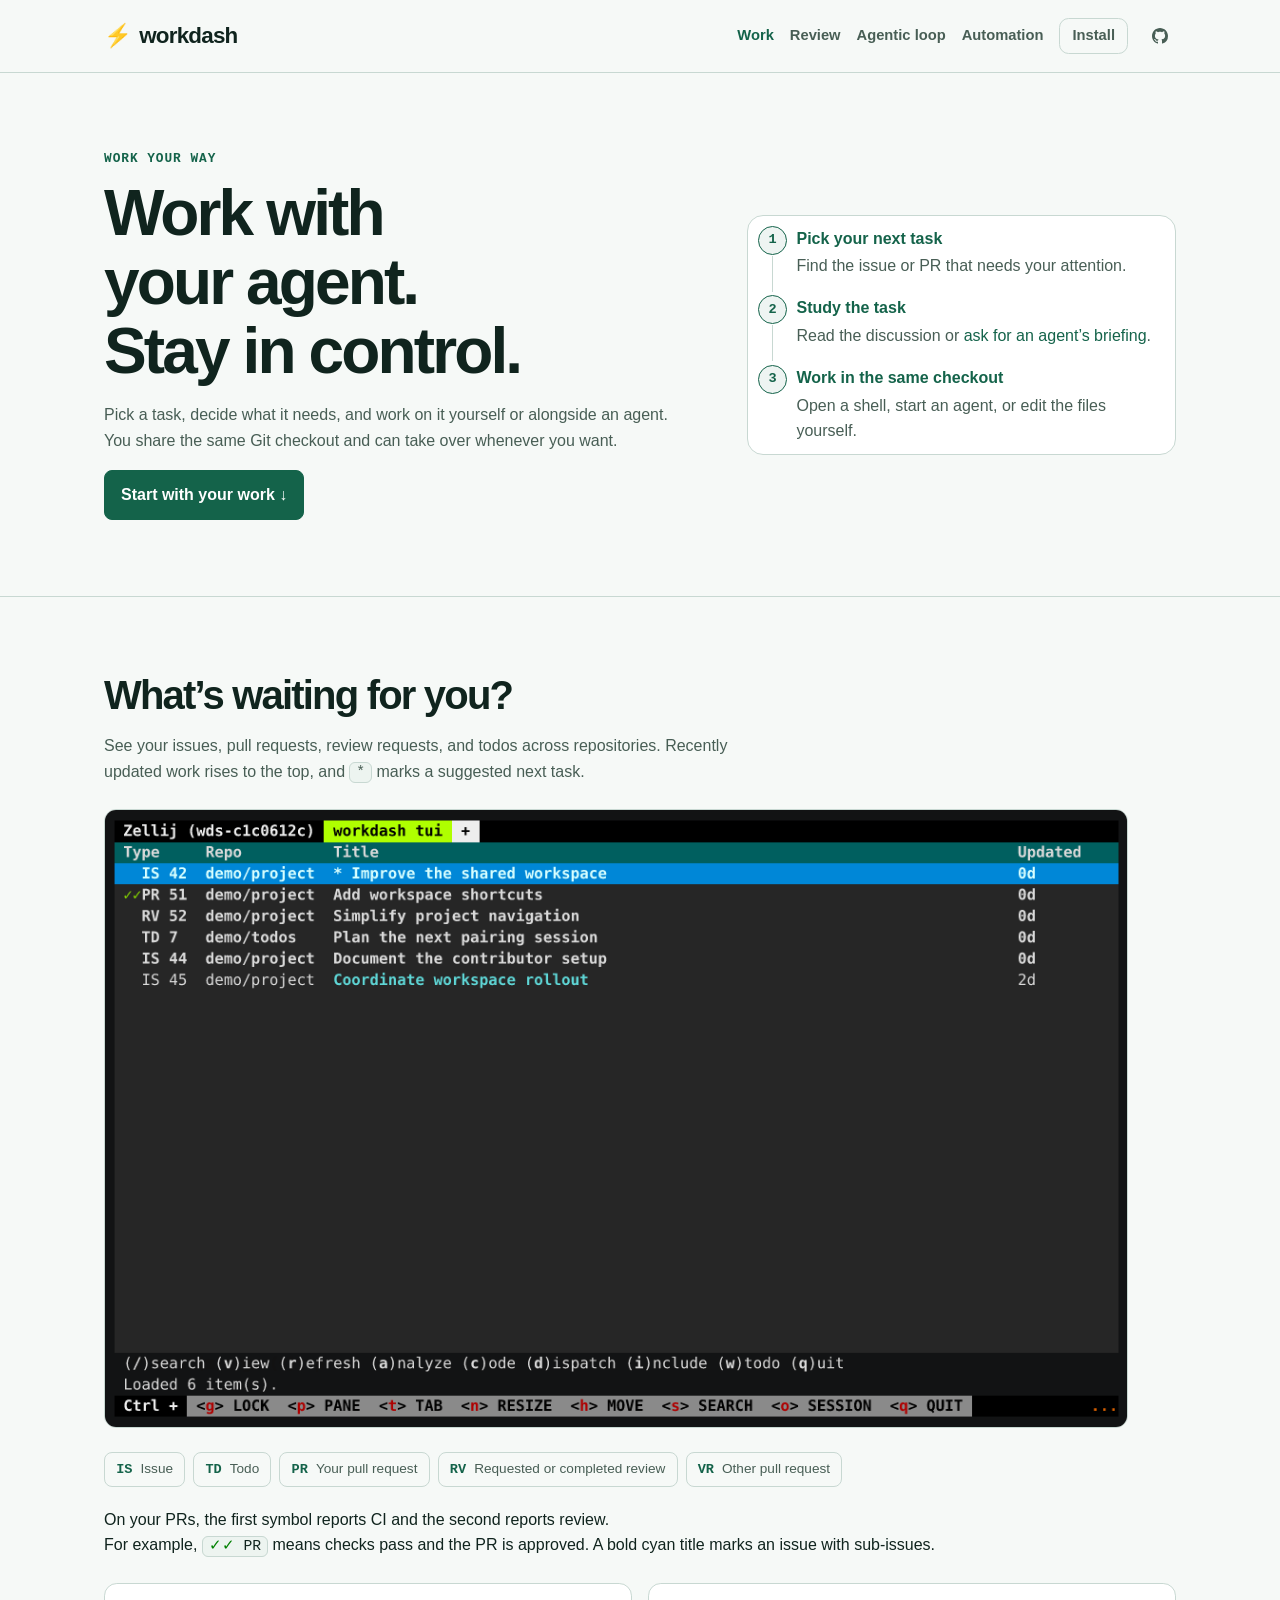
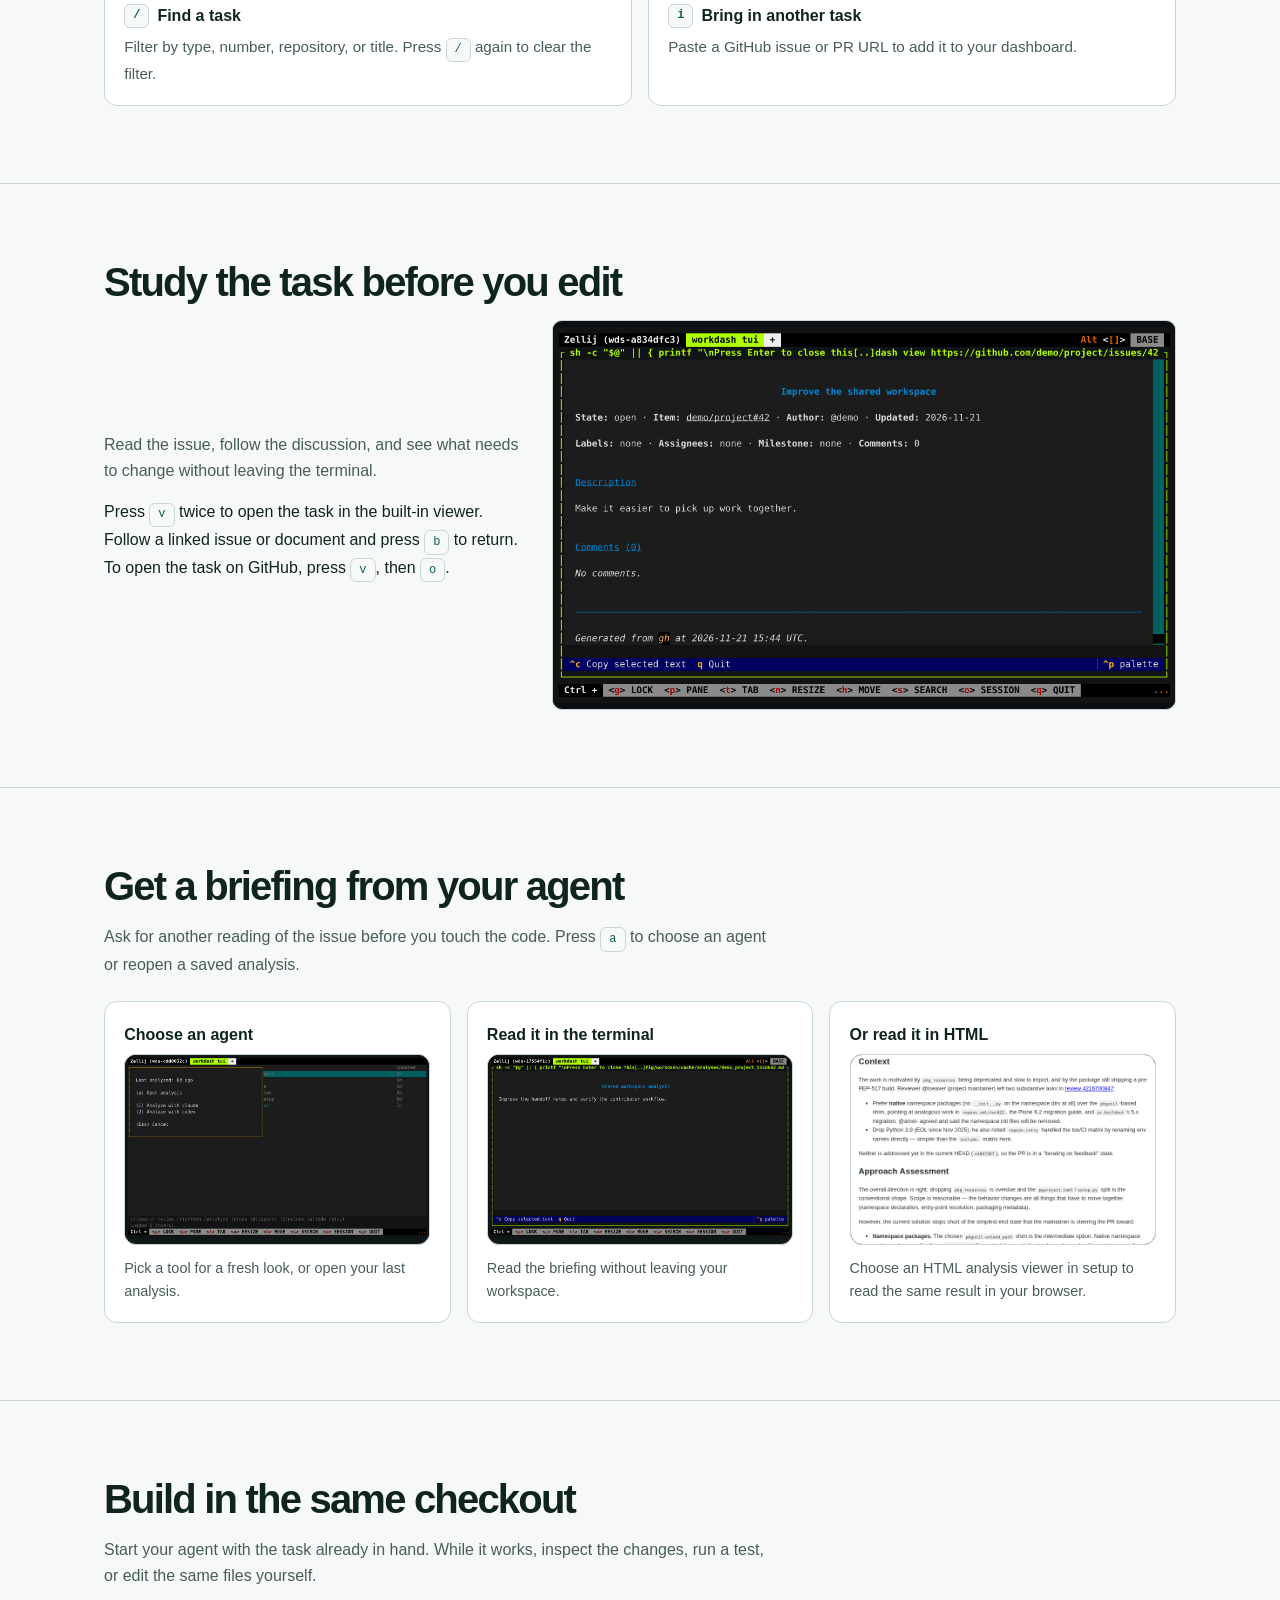
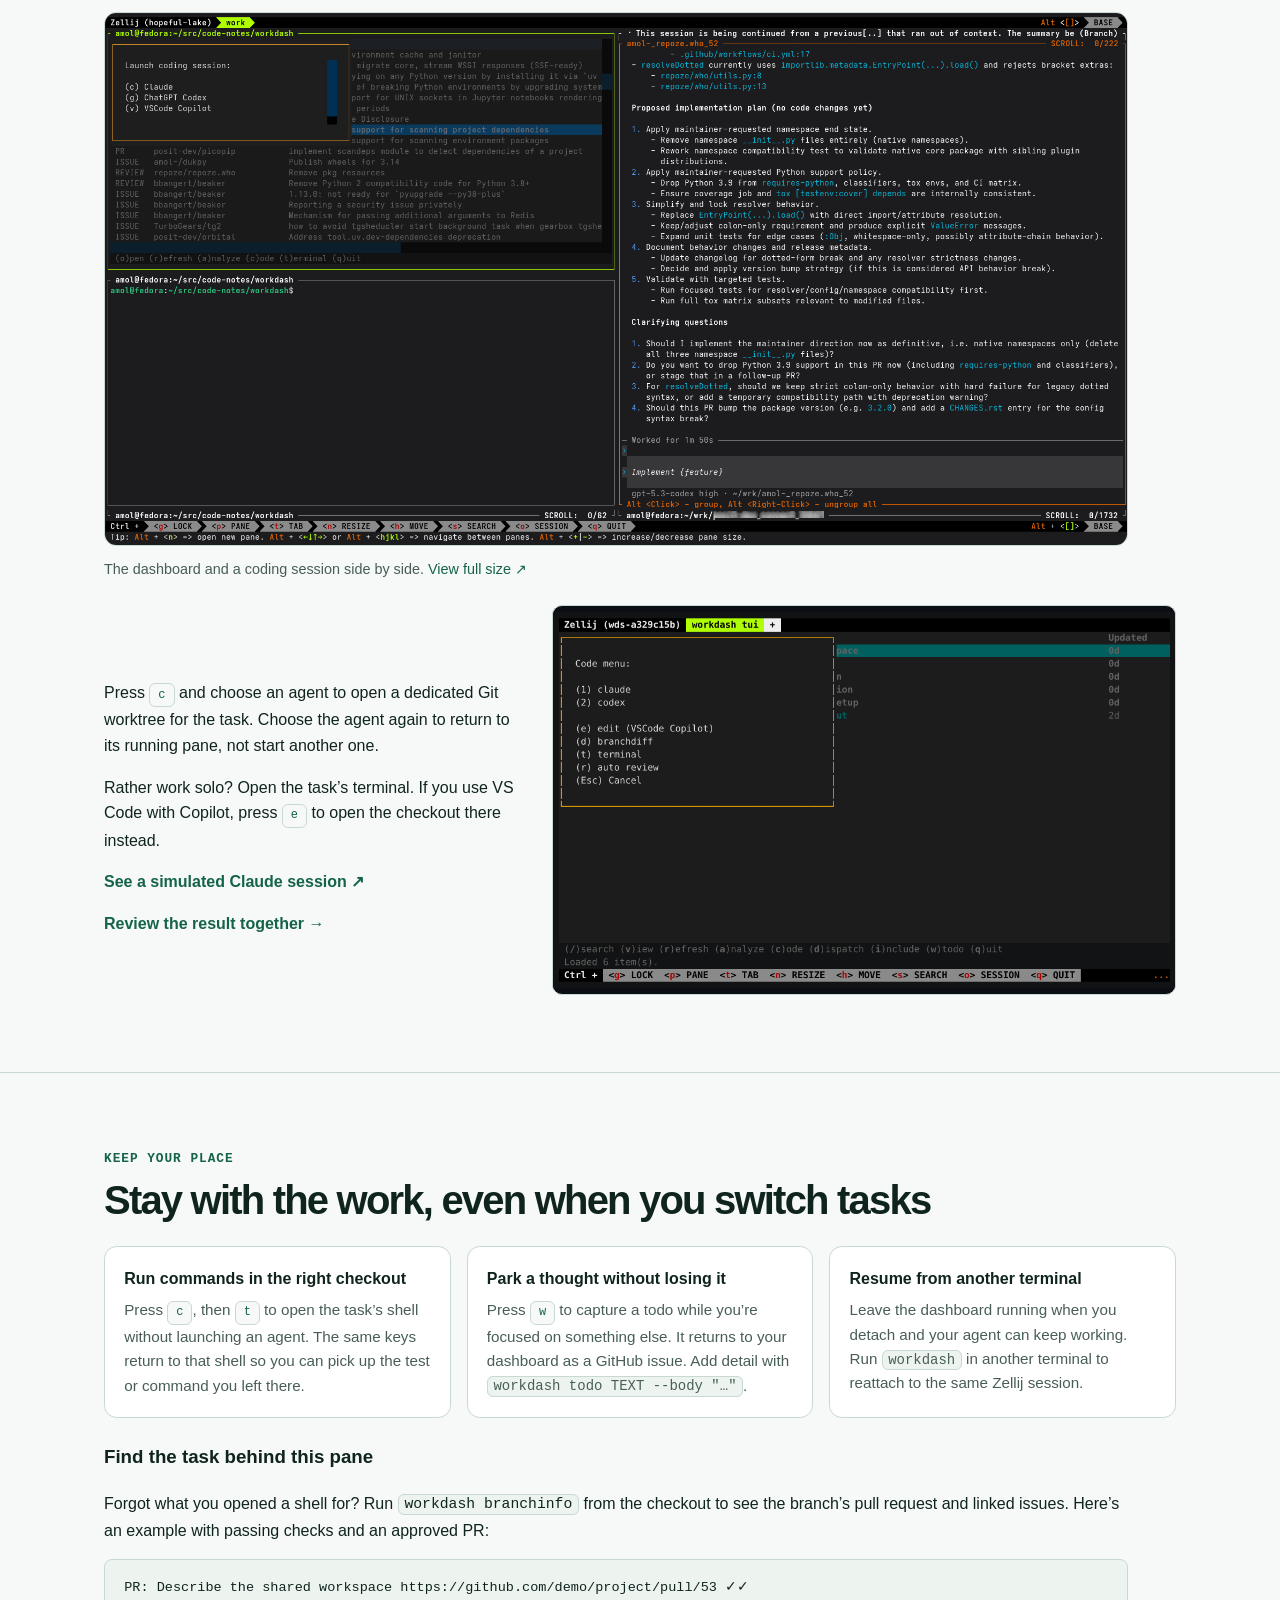
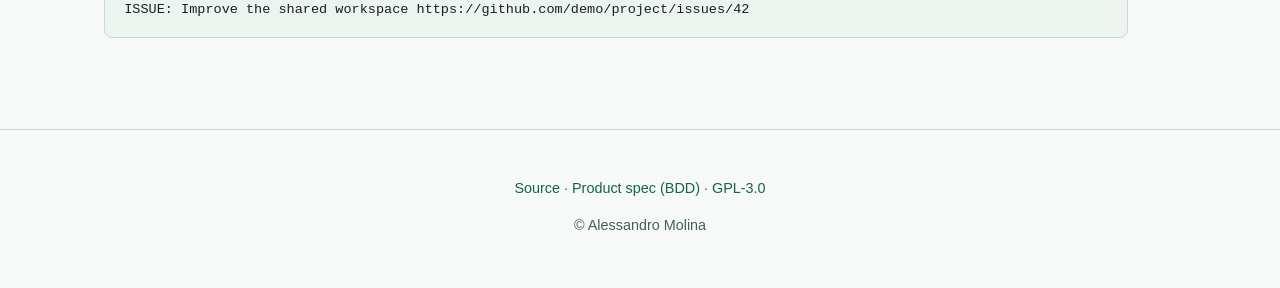
<file: site/work.html>
<!doctype html>
<html lang="en">
  <head>
    <meta charset="utf-8" />
    <meta name="viewport" content="width=device-width, initial-scale=1" />
    <title>Your work — workdash</title>
    <meta
      name="description"
      content="See what is waiting, read documents, analyze work items, and code alongside your chosen agent in the same worktree."
    />
    <meta property="og:title" content="Your work — workdash" />
    <meta
      property="og:description"
      content="See what is waiting, read documents, analyze work items, and code alongside your chosen agent in the same worktree."
    />
    <meta property="og:image" content="https://alessandro.molina.fyi/workdash/img/og-card.png" />
    <meta property="og:image:width" content="967" />
    <meta property="og:image:height" content="520" />
    <meta property="og:image:alt" content="workdash dashboard showing GitHub issues and pull requests" />
    <meta property="og:url" content="https://alessandro.molina.fyi/workdash/work.html" />
    <meta property="og:type" content="website" />
    <meta name="twitter:card" content="summary_large_image" />
    <meta name="twitter:title" content="Your work — workdash" />
    <meta
      name="twitter:description"
      content="See what is waiting, read documents, analyze work items, and code alongside your chosen agent in the same worktree."
    />
    <meta name="twitter:image" content="https://alessandro.molina.fyi/workdash/img/og-card.png" />
    <link rel="icon" href="data:image/svg+xml,%3Csvg xmlns='http://www.w3.org/2000/svg' viewBox='0 0 100 100'%3E%3Ctext y='.9em' font-size='90'%3E%E2%9A%A1%3C/text%3E%3C/svg%3E" />
    <link rel="stylesheet" href="style.css" />
  </head>
  <body>
    <header>
      <div class="container site-nav">
        <a class="brand" href="index.html"><span class="mark" aria-hidden="true">&#9889;</span> workdash</a>
        <nav aria-label="Main navigation">
          <a href="work.html" aria-current="page">Work</a>
          <a href="review.html">Review</a>
          <a href="agentic.html">Agentic loop</a>
          <a href="control.html">Automation</a>
          <a class="install" href="index.html#install">Install</a>
          <a class="github" href="https://github.com/amol-/workdash" aria-label="workdash on GitHub">
            <svg viewBox="0 0 16 16" width="16" height="16" aria-hidden="true" focusable="false"><path fill="currentColor" d="M8 0C3.58 0 0 3.58 0 8c0 3.54 2.29 6.53 5.47 7.59.4.07.55-.17.55-.38 0-.19-.01-.82-.01-1.49-2.01.37-2.53-.49-2.69-.94-.09-.23-.48-.94-.82-1.13-.28-.15-.68-.52-.01-.53.63-.01 1.08.58 1.23.82.72 1.21 1.87.87 2.33.66.07-.52.28-.87.51-1.07-1.78-.2-3.64-.89-3.64-3.95 0-.87.31-1.59.82-2.15-.08-.2-.36-1.02.08-2.12 0 0 .67-.21 2.2.82.64-.18 1.32-.27 2-.27.68 0 1.36.09 2 .27 1.53-1.04 2.2-.82 2.2-.82.44 1.1.16 1.92.08 2.12.51.56.82 1.27.82 2.15 0 3.07-1.87 3.75-3.65 3.95.29.25.54.73.54 1.48 0 1.07-.01 1.93-.01 2.2 0 .21.15.46.55.38A8.013 8.013 0 0 0 16 8c0-4.42-3.58-8-8-8z"/></svg>
          </a>
        </nav>
      </div>
    </header>

    <main>
    <section id="work">
      <div class="container loop-intro">
        <div>
          <p class="eyebrow">Work your way</p>
          <h1>Work with your agent. Stay in control.</h1>
          <p class="lead">Pick a task, decide what it needs, and work on it yourself or alongside an agent. You share the same Git checkout and can take over whenever you want.</p>
          <a class="cta primary" href="#waiting">Start with your work &darr;</a>
        </div>
        <ol class="workflow-list intro-map" aria-label="On this page">
          <li><strong><a href="#waiting">Pick your next task</a></strong> Find the issue or PR that needs your attention.</li>
          <li><strong><a href="#view">Study the task</a></strong> Read the discussion or <a href="#analyze">ask for an agent’s briefing</a>.</li>
          <li><strong><a href="#code">Work in the same checkout</a></strong> Open a shell, start an agent, or edit the files yourself.</li>
        </ol>
      </div>
    </section>

    <section id="waiting">
      <div class="container">
        <h2>What’s waiting for you?</h2>
        <p class="lead">See your issues, pull requests, review requests, and todos across repositories. Recently updated work rises to the top, and <code>*</code> marks a suggested next task.</p>
        <figure class="detail-shot">
          <a href="img/dashboard.gif"><img src="img/dashboard.gif" alt="Dashboard with the suggested issue, review requests, and check and review indicators beside an authored pull request" /></a>
        </figure>
        <dl class="legend-strip" id="legend" aria-label="Dashboard row labels">
          <div><dt>IS</dt><dd>Issue</dd></div>
          <div><dt>TD</dt><dd>Todo</dd></div>
          <div><dt>PR</dt><dd>Your pull request</dd></div>
          <div><dt>RV</dt><dd>Requested or completed review</dd></div>
          <div><dt>VR</dt><dd>Other pull request</dd></div>
        </dl>
	<p>On your PRs, the first symbol reports CI and the second reports review.<br/>For example, <code><span style="color:green">✓✓</span> PR</code> means checks pass and the PR is approved. A bold cyan title marks an issue with sub-issues.</p>
        <div class="features" id="search">
          <div class="feature">
            <h3><span class="kbd">/</span> Find a task</h3>
            <p>Filter by type, number, repository, or title. Press <span class="kbd">/</span> again to clear the filter.</p>
          </div>
          <div class="feature">
            <h3><span class="kbd">i</span> Bring in another task</h3>
            <p>Paste a GitHub issue or PR URL to add it to your dashboard.</p>
          </div>
        </div>
      </div>
    </section>

    <section id="view">
      <div class="container">
        <h2>Study the task before you edit</h2>
        <div class="tour-step">
          <figure class="tour-shot" data-full="img/viewer.gif">
            <img src="img/viewer.gif" alt="The built-in terminal viewer showing the issue description and its discussion" />
          </figure>
          <div class="tour-text">
            <p class="lead">Read the issue, follow the discussion, and see what needs to change without leaving the terminal.</p>
            <p>Press <span class="kbd">v</span> twice to open the task in the built-in viewer. Follow a linked issue or document and press <span class="kbd">b</span> to return. To open the task on GitHub, press <span class="kbd">v</span>, then <span class="kbd">o</span>.</p>
          </div>
        </div>
      </div>
    </section>

    <section id="analyze">
      <div class="container">
        <h2>Get a briefing from your agent</h2>
        <p class="lead">Ask for another reading of the issue before you touch the code. Press <span class="kbd">a</span> to choose an agent or reopen a saved analysis.</p>
        <div class="features analysis-gallery">
          <figure class="feature">
            <h3>Choose an agent</h3>
            <a href="img/analyze-dialog.gif"><img src="img/analyze-dialog.gif" alt="The analysis picker offers Claude, Codex, and a cached result" loading="lazy" /></a>
            <figcaption>Pick a tool for a fresh look, or open your last analysis.</figcaption>
          </figure>
          <figure class="feature">
            <h3>Read it in the terminal</h3>
            <a href="img/analysis-viewer.gif"><img src="img/analysis-viewer.gif" alt="A cached analysis open in the built-in terminal viewer" loading="lazy" /></a>
            <figcaption>Read the briefing without leaving your workspace.</figcaption>
          </figure>
          <figure class="feature">
            <h3>Or read it in HTML</h3>
            <a href="img/analysis-html.png"><img src="img/analysis-html.png" alt="A rendered workdash analysis with headings and a summary in a browser" loading="lazy" /></a>
            <figcaption>Choose an HTML analysis viewer in setup to read the same result in your browser.</figcaption>
          </figure>
        </div>
      </div>
    </section>

    <section id="code">
      <div class="container">
        <h2>Build in the same checkout</h2>
        <p class="lead">Start your agent with the task already in hand. While it works, inspect the changes, run a test, or edit the same files yourself.</p>
        <figure class="detail-shot">
          <a href="img/coding-session.png"><img src="img/coding-session.png" alt="A workdash dashboard beside a coding agent in the same terminal workspace" loading="lazy" /></a>
          <figcaption>The dashboard and a coding session side by side. <a href="img/coding-session.png">View full size &nearr;</a></figcaption>
        </figure>
        <div class="tour-step">
          <figure class="tour-shot" data-full="img/code-menu.gif">
            <img src="img/code-menu.gif" alt="Workdash code menu with Claude, Codex, editor, diff, and terminal choices" loading="lazy" />
          </figure>
          <div class="tour-text">
            <p>Press <span class="kbd">c</span> and choose an agent to open a dedicated Git worktree for the task. Choose the agent again to return to its running pane, not start another one.</p>
            <p>Rather work solo? Open the task’s terminal. If you use VS Code with Copilot, press <span class="kbd">e</span> to open the checkout there instead.</p>
            <p><a class="text-link" href="img/agent-session.gif">See a simulated Claude session &nearr;</a></p>
            <a class="text-link" href="review.html">Review the result together &rarr;</a>
          </div>
        </div>
      </div>
    </section>

    <section id="workspace">
      <div class="container">
        <p class="eyebrow">Keep your place</p>
        <h2>Stay with the work, even when you switch tasks</h2>
        <div class="features">
          <article class="feature" id="terminals">
            <h3>Run commands in the right checkout</h3>
            <p>Press <span class="kbd">c</span>, then <span class="kbd">t</span> to open the task’s shell without launching an agent. The same keys return to that shell so you can pick up the test or command you left there.</p>
          </article>
          <article class="feature" id="todos">
            <h3>Park a thought without losing it</h3>
            <p>Press <span class="kbd">w</span> to capture a todo while you’re focused on something else. It returns to your dashboard as a GitHub issue. Add detail with <code>workdash todo TEXT --body "…"</code>.</p>
          </article>
          <article class="feature" id="session">
            <h3>Resume from another terminal</h3>
            <p>Leave the dashboard running when you detach and your agent can keep working. Run <code>workdash</code> in another terminal to reattach to the same Zellij session.</p>
          </article>
        </div>
        <div class="branch-example" id="branchinfo">
          <h3>Find the task behind this pane</h3>
          <p>Forgot what you opened a shell for? Run <code>workdash branchinfo</code> from the checkout to see the branch’s pull request and linked issues. Here’s an example with passing checks and an approved PR:</p>
          <pre><code>PR: Describe the shared workspace https://github.com/demo/project/pull/53 ✓✓
ISSUE: Improve the shared workspace https://github.com/demo/project/issues/42</code></pre>
        </div>
      </div>
    </section>

    </main>

    <div class="lightbox" id="lightbox" aria-hidden="true">
      <button class="lightbox-close" aria-label="Close">&times;</button>
      <img alt="" />
    </div>

    <footer>
      <div class="container">
        <p>
          <a href="https://github.com/amol-/workdash">Source</a>
          &middot;
          <a href="https://github.com/amol-/workdash/blob/main/features/"
            >Product spec (BDD)</a
          >
          &middot;
          <a href="https://github.com/amol-/workdash/blob/main/LICENSE">GPL-3.0</a>
        </p>
        <p>&copy; Alessandro Molina</p>
      </div>
    </footer>

    <script>
      (function () {
        var lightbox = document.getElementById("lightbox");
        var lightboxImg = lightbox.querySelector("img");
        var closeBtn = lightbox.querySelector(".lightbox-close");

        function open(src, alt) {
          lightboxImg.src = src;
          lightboxImg.alt = alt || "";
          lightbox.classList.add("open");
          lightbox.setAttribute("aria-hidden", "false");
          document.body.style.overflow = "hidden";
        }

        function close() {
          lightbox.classList.remove("open");
          lightbox.setAttribute("aria-hidden", "true");
          lightboxImg.src = "";
          document.body.style.overflow = "";
        }

        document.querySelectorAll(".tour-shot").forEach(function (el) {
          el.addEventListener("click", function () {
            var full = el.getAttribute("data-full");
            var img = el.querySelector("img");
            open(full, img ? img.alt : "");
          });
        });

        lightbox.addEventListener("click", function (e) {
          if (e.target === lightbox || e.target === closeBtn) close();
        });

        document.addEventListener("keydown", function (e) {
          if (e.key === "Escape" && lightbox.classList.contains("open")) close();
        });
      })();
    </script>
  </body>
</html>
</file>
<file: site/style.css>
:root {
  color-scheme: dark;
  --bg: #0c1214;
  --bg-elev: #131d20;
  --border: #304146;
  --text: #edf5f2;
  --muted: #aabdb9;
  --accent: #79e6bd;
  --accent-soft: rgba(121, 230, 189, 0.08);
  --on-accent: #0c1d17;
  --link: #79e6bd;
  --code-bg: #0a1113;
}

@media (prefers-color-scheme: light) {
  :root {
    color-scheme: light;
    --bg: #f6f9f7;
    --bg-elev: #fff;
    --border: #c8d8d2;
    --text: #10241e;
    --muted: #485e55;
    --accent: #14634a;
    --accent-soft: rgba(20, 99, 74, 0.07);
    --on-accent: #fff;
    --link: #14634a;
    --code-bg: #edf4f0;
  }
}

* {
  box-sizing: border-box;
}

@media (prefers-reduced-motion: no-preference) {
  html {
    scroll-behavior: smooth;
  }
}

:focus-visible {
  outline: 2px solid var(--accent);
  outline-offset: 4px;
}

body {
  margin: 0;
  font-family: -apple-system, BlinkMacSystemFont, "Segoe UI", "Noto Sans",
    Helvetica, Arial, sans-serif;
  background: var(--bg);
  color: var(--text);
  line-height: 1.6;
  -webkit-font-smoothing: antialiased;
}

a {
  color: var(--link);
  text-decoration: none;
}

a:hover {
  text-decoration: underline;
}

code,
pre {
  font-family: ui-monospace, SFMono-Regular, "SF Mono", Menlo, Consolas,
    "Liberation Mono", monospace;
  font-size: 0.92em;
}

code {
  background: var(--code-bg);
  border: 1px solid var(--border);
  border-radius: 6px;
  padding: 0.1em 0.4em;
  overflow-wrap: anywhere;
}

pre {
  background: var(--code-bg);
  border: 1px solid var(--border);
  border-radius: 8px;
  padding: 1rem 1.2rem;
  overflow-x: auto;
  line-height: 1.5;
}

pre code {
  background: none;
  border: 0;
  padding: 0;
}

.container {
  max-width: 72rem;
  margin: 0 auto;
  padding: 0 clamp(1rem, 4vw, 2.5rem);
}

header {
  background: var(--bg);
  border-bottom: 1px solid var(--border);
}

.site-nav,
.site-nav nav {
  display: flex;
  align-items: center;
  flex-wrap: wrap;
  gap: 0.5rem 1rem;
}

.site-nav {
  min-height: 4.5rem;
  padding-block: 0.75rem;
  justify-content: space-between;
}

.site-nav nav a {
  color: var(--muted);
  font-size: 0.92rem;
  font-weight: 650;
  padding: 0.35rem 0;
}

.site-nav nav a.install {
  border: 1px solid var(--border);
  border-radius: 0.6rem;
  padding-inline: 0.75rem;
}

.site-nav nav a.github {
  display: inline-flex;
  align-items: center;
  padding-inline: 0.5rem;
}

.site-nav nav a.github svg {
  display: block;
}

.site-nav nav a:hover,
.site-nav nav a[aria-current="page"] {
  color: var(--accent);
}

.brand {
  display: inline-flex;
  align-items: center;
  gap: 0.5rem;
  color: var(--text);
  font-size: 1.4rem;
  font-weight: 750;
  letter-spacing: -0.035em;
}

.brand:hover {
  text-decoration: none;
}

.brand .mark {
  color: var(--accent);
}

.tagline {
  color: var(--muted);
  font-size: 1.15rem;
  margin: 1rem 0 1.5rem;
  max-width: 48ch;
}

.cta {
  display: inline-flex;
  align-items: center;
  gap: 0.5rem;
  padding: 0.7rem 1rem;
  border: 1px solid var(--border);
  font: inherit;
  cursor: pointer;
  border-radius: 8px;
  font-weight: 600;
  background: var(--bg-elev);
  color: var(--text);
}

.cta[hidden] {
  display: none;
}

.cta.primary {
  background: var(--accent);
  border-color: var(--accent);
  color: var(--on-accent);
}

.cta:hover {
  text-decoration: none;
  border-color: var(--accent);
}

section {
  padding: clamp(2.5rem, 6vw, 5rem) 0;
  border-bottom: 1px solid var(--border);
}

h1,
section h2 {
  line-height: 1.08;
  letter-spacing: -0.045em;
  text-wrap: balance;
  margin: 0 0 1rem;
}

h1 {
  font-size: clamp(2.5rem, 5vw, 4rem);
}

section h2 {
  font-size: clamp(1.7rem, 3.5vw, 2.5rem);
}

.home-hero {
  background: radial-gradient(ellipse at 25% 0%, var(--accent-soft), transparent 60%);
}

.hero-layout,
.tools-layout,
.loop-intro {
  display: grid;
  grid-template-columns: minmax(0, 1.35fr) minmax(0, 1fr);
  gap: clamp(1.75rem, 5vw, 4.75rem);
  align-items: center;
}

.home-hero h1 {
  font-size: clamp(2.35rem, 4.6vw, 4.3rem);
}

.home-hero h1 em {
  color: var(--accent);
  font-style: normal;
}

.eyebrow {
  display: block;
  margin: 0 0 0.75rem;
  color: var(--accent);
  font: 650 0.8rem/1.35 ui-monospace, monospace;
  letter-spacing: 0.075em;
  text-transform: uppercase;
}

.hero-actions {
  display: flex;
  flex-wrap: wrap;
  gap: 0.75rem;
}

.quickstart,
.tools-card {
  background: var(--bg-elev);
  border: 1px solid var(--border);
  border-radius: 1rem;
  padding: clamp(1rem, 3vw, 1.75rem);
  scroll-margin-top: 1rem;
}

.quickstart h2,
.tools-card h3 {
  margin: 0 0 0.875rem;
  font-size: clamp(1.35rem, 2.25vw, 1.75rem);
  line-height: 1.2;
  letter-spacing: -0.03em;
}

.quickstart > p:last-child,
.tools-card p {
  color: var(--muted);
}

.quickstart > p:last-child {
  margin-bottom: 0;
  font-size: 0.94rem;
}

.quickstart pre {
  padding-inline: clamp(0.65rem, 2vw, 1rem);
  line-height: 1.8;
}

.hero-preview {
  width: min(100%, 64rem);
  margin: clamp(2rem, 5vw, 4rem) auto 0;
}

.hero-preview > a {
  display: block;
  border: 1px solid var(--border);
  border-radius: 0.85rem;
  box-shadow: 0 24px 54px rgba(0, 0, 0, 0.18);
}

.hero-preview img {
  display: block;
  width: 100%;
  border-radius: inherit;
}

.hero-preview figcaption {
  margin-top: 0.65rem;
  color: var(--muted);
  font-size: 0.9rem;
}

.text-link {
  color: var(--link);
  font-weight: 700;
}

.loop-diagram {
  display: block;
  width: min(100%, 31rem);
  justify-self: center;
  color: var(--accent);
}

.loop-node {
  fill: var(--bg-elev);
  stroke: var(--border);
  stroke-width: 1.5;
}

.loop-arrow {
  fill: none;
  stroke: currentColor;
  stroke-width: 2;
}

.loop-label {
  fill: var(--text);
  text-anchor: middle;
  font-size: 20px;
  font-weight: 650;
}

.loop-rework {
  fill: var(--muted);
  font-size: 18px;
}

.loop-demo {
  max-width: 64rem;
  margin: 1.5rem 0;
}

.loop-demo img {
  display: block;
  width: 100%;
  aspect-ratio: 1171 / 793;
  object-fit: contain;
  background: #101719;
  border: 1px solid var(--border);
  border-radius: 0.8rem;
}

.loop-demo figcaption {
  display: flex;
  flex-wrap: wrap;
  align-items: center;
  gap: 0.75rem 1.15rem;
  margin-top: 0.75rem;
}

section p.lead {
  color: var(--muted);
  max-width: 42rem;
  margin-top: 0;
}

.features {
  display: grid;
  grid-template-columns: repeat(auto-fit, minmax(min(100%, 15rem), 1fr));
  gap: 1rem;
  margin-top: 1.5rem;
}

.features + * {
  margin-top: 1.5rem;
}

.topic-grid {
  grid-template-columns: repeat(2, minmax(0, 1fr));
}

.topic-grid .topic {
  display: flex;
  flex-direction: column;
  align-items: start;
  gap: 0.65rem;
  padding: clamp(1.15rem, 3vw, 2rem);
  color: var(--text);
}

.topic-grid .topic:hover {
  border-color: var(--accent);
  background: var(--accent-soft);
  text-decoration: none;
}

.topic-grid .topic h3 {
  margin: 0;
  font-size: 1.4rem;
  line-height: 1.2;
  letter-spacing: -0.025em;
}

.topic .eyebrow {
  margin-bottom: 0;
}

.topic .text-link {
  margin-top: auto;
  padding-top: 0.45rem;
}

.topic:hover .text-link {
  text-decoration: underline;
}

.feature {
  background: var(--bg-elev);
  border: 1px solid var(--border);
  border-radius: 0.8rem;
  padding: 1.2rem;
  min-width: 0;
}

.intro-map {
  margin: 0;
  padding: clamp(1rem, 3vw, 1.6rem);
  background: var(--bg-elev);
  border: 1px solid var(--border);
  border-radius: 1rem;
}

section .intro-map h2 {
  font: 650 0.8rem/1.35 ui-monospace, monospace;
  letter-spacing: 0.075em;
}

.intro-map p {
  margin-bottom: 0;
  color: var(--muted);
}

.intro-map p strong {
  color: var(--text);
}

.detail-shot {
  max-width: 64rem;
  margin: 1.5rem 0;
}

.detail-shot > a,
.analysis-gallery figure > a {
  display: block;
}

.detail-shot img,
.analysis-gallery img {
  display: block;
  width: 100%;
  border-radius: 0.75rem;
  border: 1px solid var(--border);
}

.detail-shot figcaption,
.analysis-gallery figcaption {
  margin-top: 0.75rem;
  color: var(--muted);
  font-size: 0.9rem;
}

.legend-strip {
  display: flex;
  flex-wrap: wrap;
  gap: 0.5rem;
  margin-block: 1.25rem;
}

.legend-strip div {
  display: flex;
  align-items: baseline;
  flex-wrap: wrap;
  gap: 0.35rem 0.5rem;
  padding: 0.3rem 0.7rem;
  border: 1px solid var(--border);
  border-radius: 0.5rem;
  color: var(--muted);
  font-size: 0.85rem;
}

.legend-strip dt {
  color: var(--accent);
  font-family: ui-monospace, monospace;
  font-weight: 700;
}

.legend-strip dd {
  margin: 0;
}

.analysis-gallery figure {
  margin: 0;
}

.analysis-gallery img {
  aspect-ratio: 16 / 10;
  object-fit: contain;
  object-position: top;
  background: #101719;
}

.analysis-gallery figure:last-child img {
  object-fit: cover;
}

.branch-example {
  max-width: 64rem;
}

.branch-example h3 {
  margin-top: 0;
}

.feature h3 {
  font-size: 1rem;
  margin: 0 0 0.4rem;
  display: flex;
  align-items: center;
  gap: 0.5rem;
}

.kbd {
  display: inline-block;
  font-family: ui-monospace, SFMono-Regular, Menlo, monospace;
  font-size: 0.75rem;
  padding: 0.1rem 0.5rem;
  border: 1px solid var(--border);
  border-radius: 6px;
  background: var(--bg);
  color: var(--accent);
}

.feature p {
  margin: 0;
  color: var(--muted);
  font-size: 0.95rem;
}

.tour {
  display: flex;
  flex-direction: column;
  gap: 2.5rem;
  margin-top: 2rem;
}

.workflow {
  border-top: 1px solid var(--border);
  padding-top: 2rem;
}

.workflow:first-child {
  border-top: 0;
  padding-top: 0;
}

.workflow-header {
  display: flex;
  align-items: baseline;
  gap: 0.8rem;
  margin-bottom: 1.5rem;
  flex-wrap: wrap;
}

.workflow-header h3 {
  font-size: 1.35rem;
  margin: 0;
  letter-spacing: -0.01em;
}

.workflow-header .workflow-lead {
  color: var(--muted);
  font-size: 0.95rem;
  margin: 0;
}

.workflow-steps {
  display: flex;
  flex-direction: column;
  gap: 2rem;
}

.tour-step {
  display: grid;
  grid-template-columns: minmax(0, 3fr) minmax(0, 2fr);
  gap: 2rem;
  align-items: center;
}

.tour-step:nth-child(even) {
  grid-template-columns: minmax(0, 2fr) minmax(0, 3fr);
}

.tour-step:nth-child(even) .tour-shot {
  order: 2;
}

.tour-step.image-left {
  grid-template-columns: minmax(0, 3fr) minmax(0, 2fr);
}

.tour-step.image-left .tour-shot {
  order: 0;
}

.tour-shot {
  margin: 0;
  background: #0b0f14;
  border: 1px solid var(--border);
  border-radius: 10px;
  overflow: hidden;
  aspect-ratio: 16 / 10;
  display: flex;
  align-items: center;
  justify-content: center;
  cursor: zoom-in;
  position: relative;
  transition: border-color 0.15s ease, transform 0.15s ease;
}

.tour-shot:hover {
  border-color: var(--accent);
}

.tour-shot img {
  width: 100%;
  height: 100%;
  object-fit: contain;
  display: block;
}

.tour-shot.fit-top img {
  object-fit: cover;
  object-position: top center;
}

.tour-shots {
  display: flex;
  flex-direction: column;
  gap: 1rem;
}

.tour-shots .tour-shot {
  aspect-ratio: 16 / 8;
}

.tour-shot::after {
  content: "⤢";
  position: absolute;
  top: 0.5rem;
  right: 0.6rem;
  width: 1.8rem;
  height: 1.8rem;
  display: flex;
  align-items: center;
  justify-content: center;
  border-radius: 6px;
  background: rgba(0, 0, 0, 0.55);
  color: #fff;
  font-size: 0.95rem;
  opacity: 0;
  transition: opacity 0.15s ease;
}

.tour-shot:hover::after {
  opacity: 1;
}

.tour-text h4 {
  font-size: 1.05rem;
  margin: 0 0 0.75rem;
  letter-spacing: -0.01em;
  color: var(--muted);
  font-weight: 600;
  text-transform: uppercase;
  letter-spacing: 0.04em;
  font-size: 0.8rem;
}

.workflow-list {
  list-style: none;
  counter-reset: step;
  margin: 0;
  padding: 10px;
}

.workflow-list li {
  counter-increment: step;
  position: relative;
  padding: 0 0 1rem 2.4rem;
  color: var(--muted);
}

.workflow-list li:last-child {
  padding-bottom: 0;
}

.workflow-list li::before {
  content: counter(step);
  position: absolute;
  left: 0;
  top: 0;
  width: 1.7rem;
  height: 1.7rem;
  border-radius: 50%;
  background: var(--accent-soft);
  color: var(--accent);
  border: 1px solid var(--accent);
  font-weight: 700;
  font-size: 0.85rem;
  display: flex;
  align-items: center;
  justify-content: center;
  font-family: ui-monospace, SFMono-Regular, Menlo, monospace;
}

.workflow-list li strong {
  color: var(--text);
  display: block;
  margin-bottom: 0.15rem;
  font-weight: 600;
}

.workflow-list li::after {
  content: "";
  position: absolute;
  left: 0.85rem;
  top: 1.9rem;
  bottom: 0.2rem;
  width: 1px;
  background: var(--border);
}

.workflow-list li:last-child::after {
  display: none;
}

.benefit-list {
  list-style: none;
  margin: 0;
  padding: 0;
}

.benefit-list li {
  position: relative;
  padding: 0 0 0.9rem 1.6rem;
  color: var(--muted);
}

.benefit-list li:last-child {
  padding-bottom: 0;
}

.benefit-list li::before {
  content: "";
  position: absolute;
  left: 0;
  top: 0.55rem;
  width: 0.5rem;
  height: 0.5rem;
  border-radius: 50%;
  background: var(--accent);
  opacity: 0.9;
}

.benefit-list li strong {
  color: var(--text);
  display: block;
  margin-bottom: 0.15rem;
  font-weight: 600;
}

.remote-access {
  display: grid;
  grid-template-columns: minmax(0, 2fr) minmax(0, 3fr);
  gap: 2rem;
  align-items: center;
  margin-top: 2rem;
}

.remote-access .tour-shot {
  aspect-ratio: 11 / 12;
}

.lightbox {
  position: fixed;
  inset: 0;
  background: rgba(0, 0, 0, 0.88);
  display: none;
  align-items: center;
  justify-content: center;
  padding: 2rem;
  z-index: 1000;
  cursor: zoom-out;
  opacity: 0;
  transition: opacity 0.15s ease;
}

.lightbox.open {
  display: flex;
  opacity: 1;
}

.lightbox img {
  max-width: 100%;
  max-height: 100%;
  border-radius: 8px;
  box-shadow: 0 20px 80px rgba(0, 0, 0, 0.6);
}

.lightbox-close {
  position: absolute;
  top: 1rem;
  right: 1.25rem;
  background: none;
  border: none;
  color: #fff;
  font-size: 2rem;
  line-height: 1;
  cursor: pointer;
  padding: 0.25rem 0.5rem;
  opacity: 0.8;
}

.lightbox-close:hover {
  opacity: 1;
}

@media (max-width: 720px) {
  .tour-step,
  .tour-step:nth-child(even),
  .tour-step.image-left,
  .remote-access,
  .hero-layout,
  .tools-layout,
  .loop-intro,
  .topic-grid {
    grid-template-columns: minmax(0, 1fr);
  }

  .tour-step,
  .remote-access {
    gap: 1rem;
  }

  .tour-step:nth-child(even) .tour-shot {
    order: 0;
  }
}

footer {
  padding: 2rem 0 2.5rem;
  color: var(--muted);
  font-size: 0.9rem;
  text-align: center;
}

.command-table {
  width: 100%;
  border-collapse: collapse;
  margin-block: 1.5rem;
}

.command-table th,
.command-table td {
  padding: 0.65rem clamp(0.35rem, 1.45vw, 1rem);
  border-bottom: 1px solid var(--border);
  text-align: start;
  vertical-align: top;
}

.command-table th {
  background: var(--bg-elev);
}

.command-table td:last-child {
  text-align: center;
}

@media (max-width: 600px) {
  .home-hero {
    padding-top: 1.75rem;
  }

  .site-nav {
    align-items: flex-start;
  }

  .site-nav nav {
    width: 100%;
    gap: 0.15rem 0.75rem;
  }

  .site-nav nav a {
    font-size: 0.85rem;
  }
}
</file>
